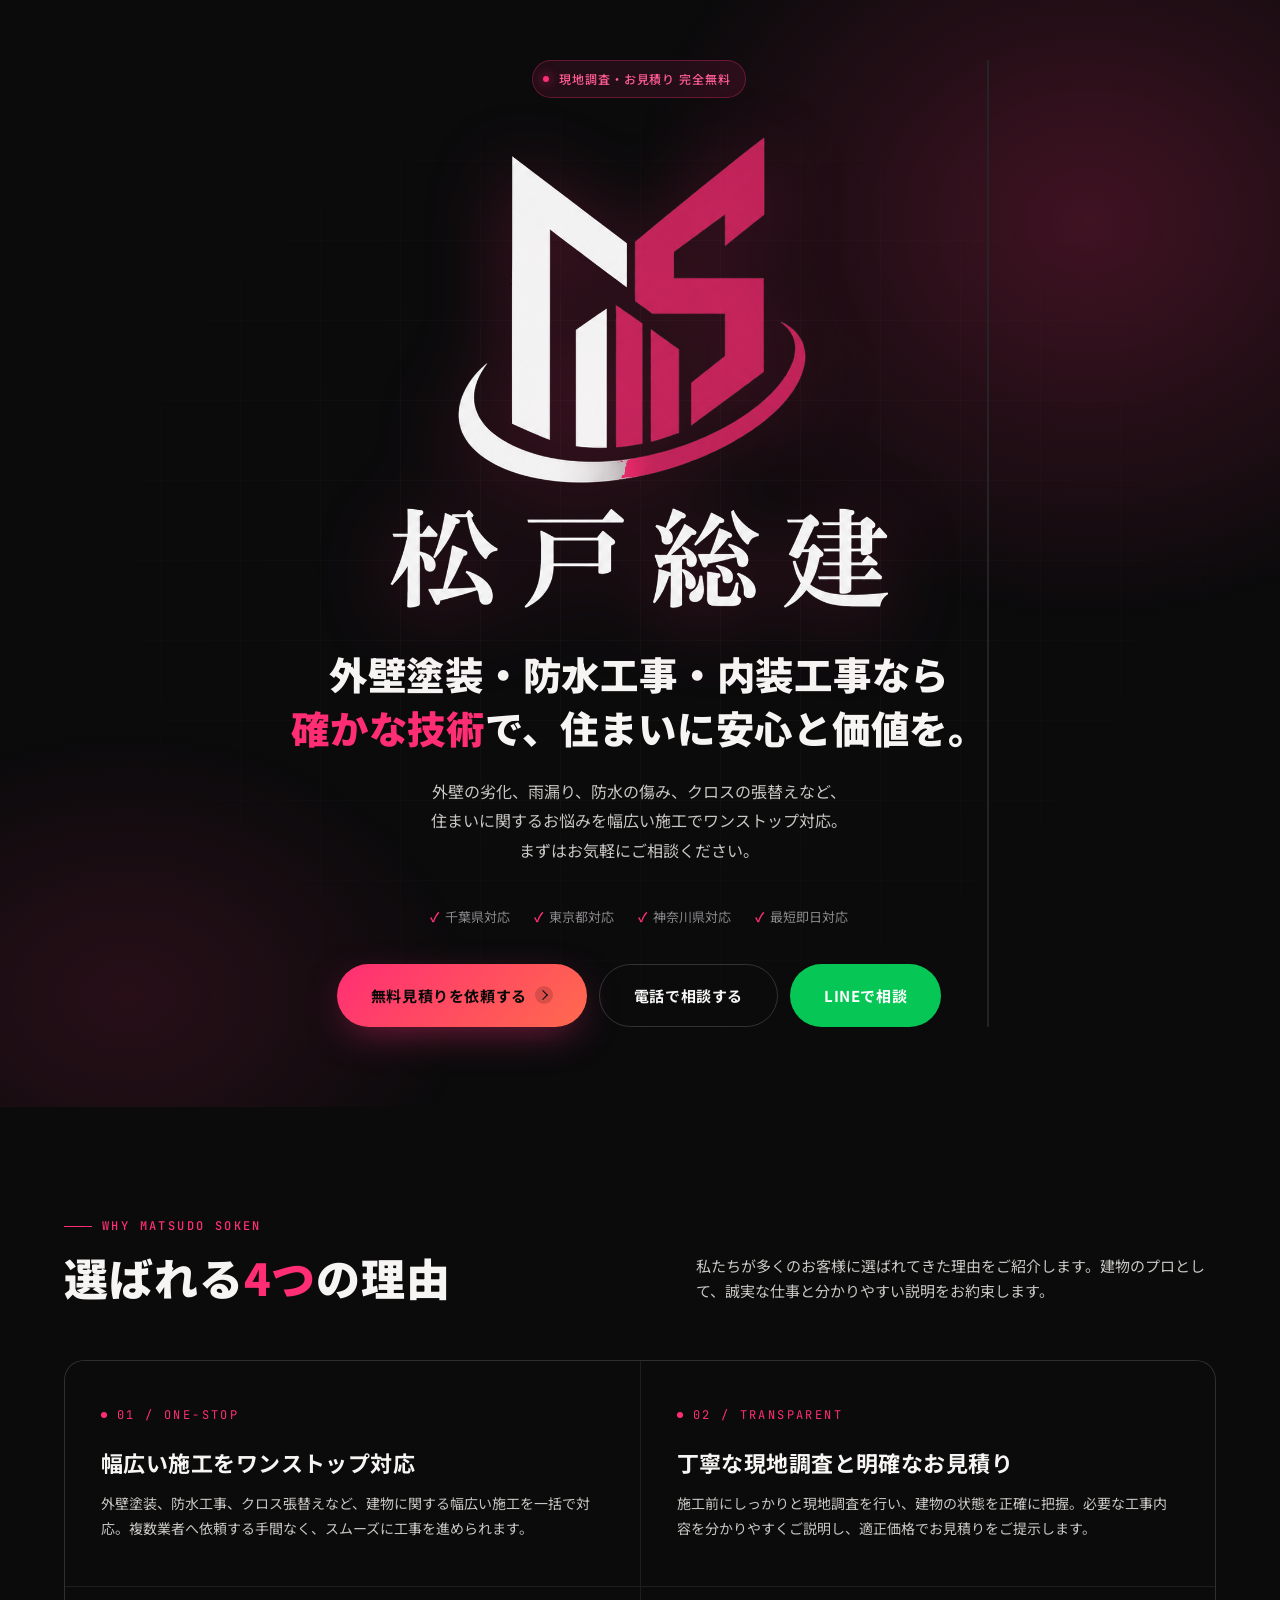
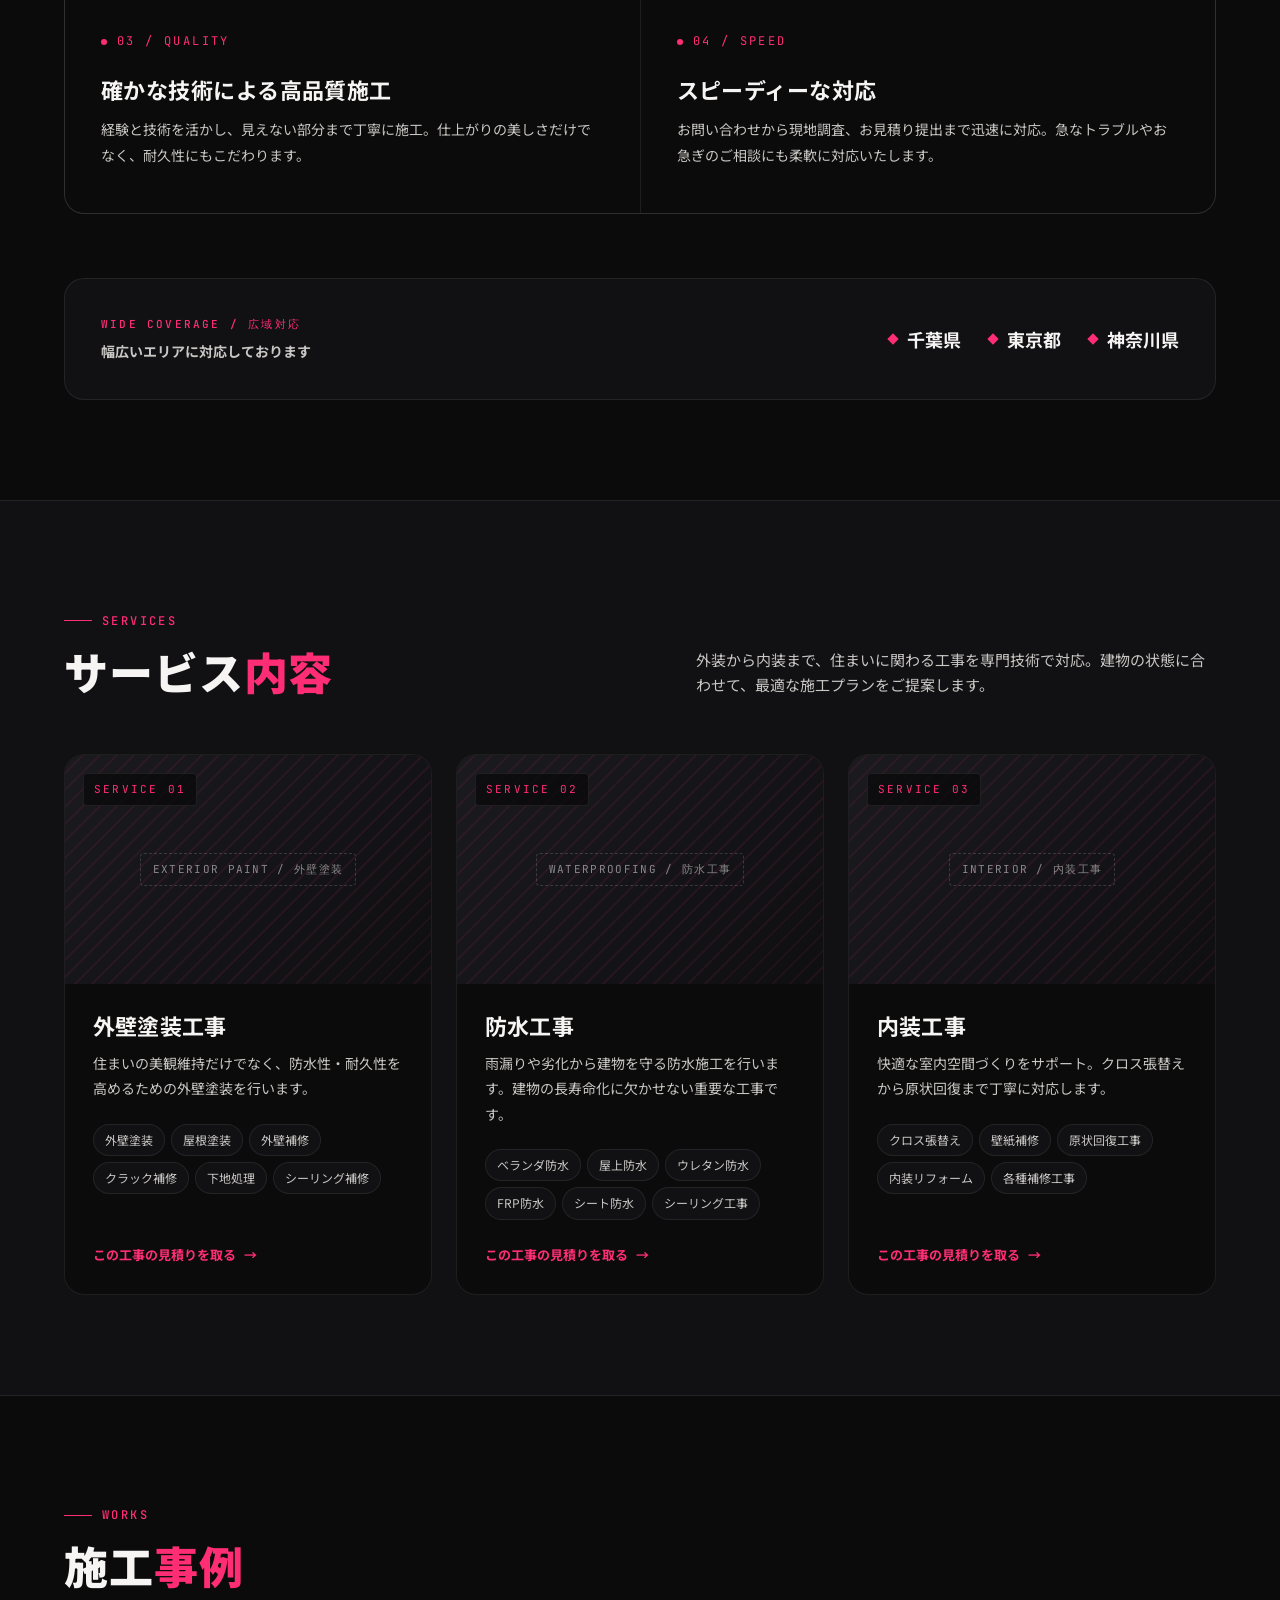
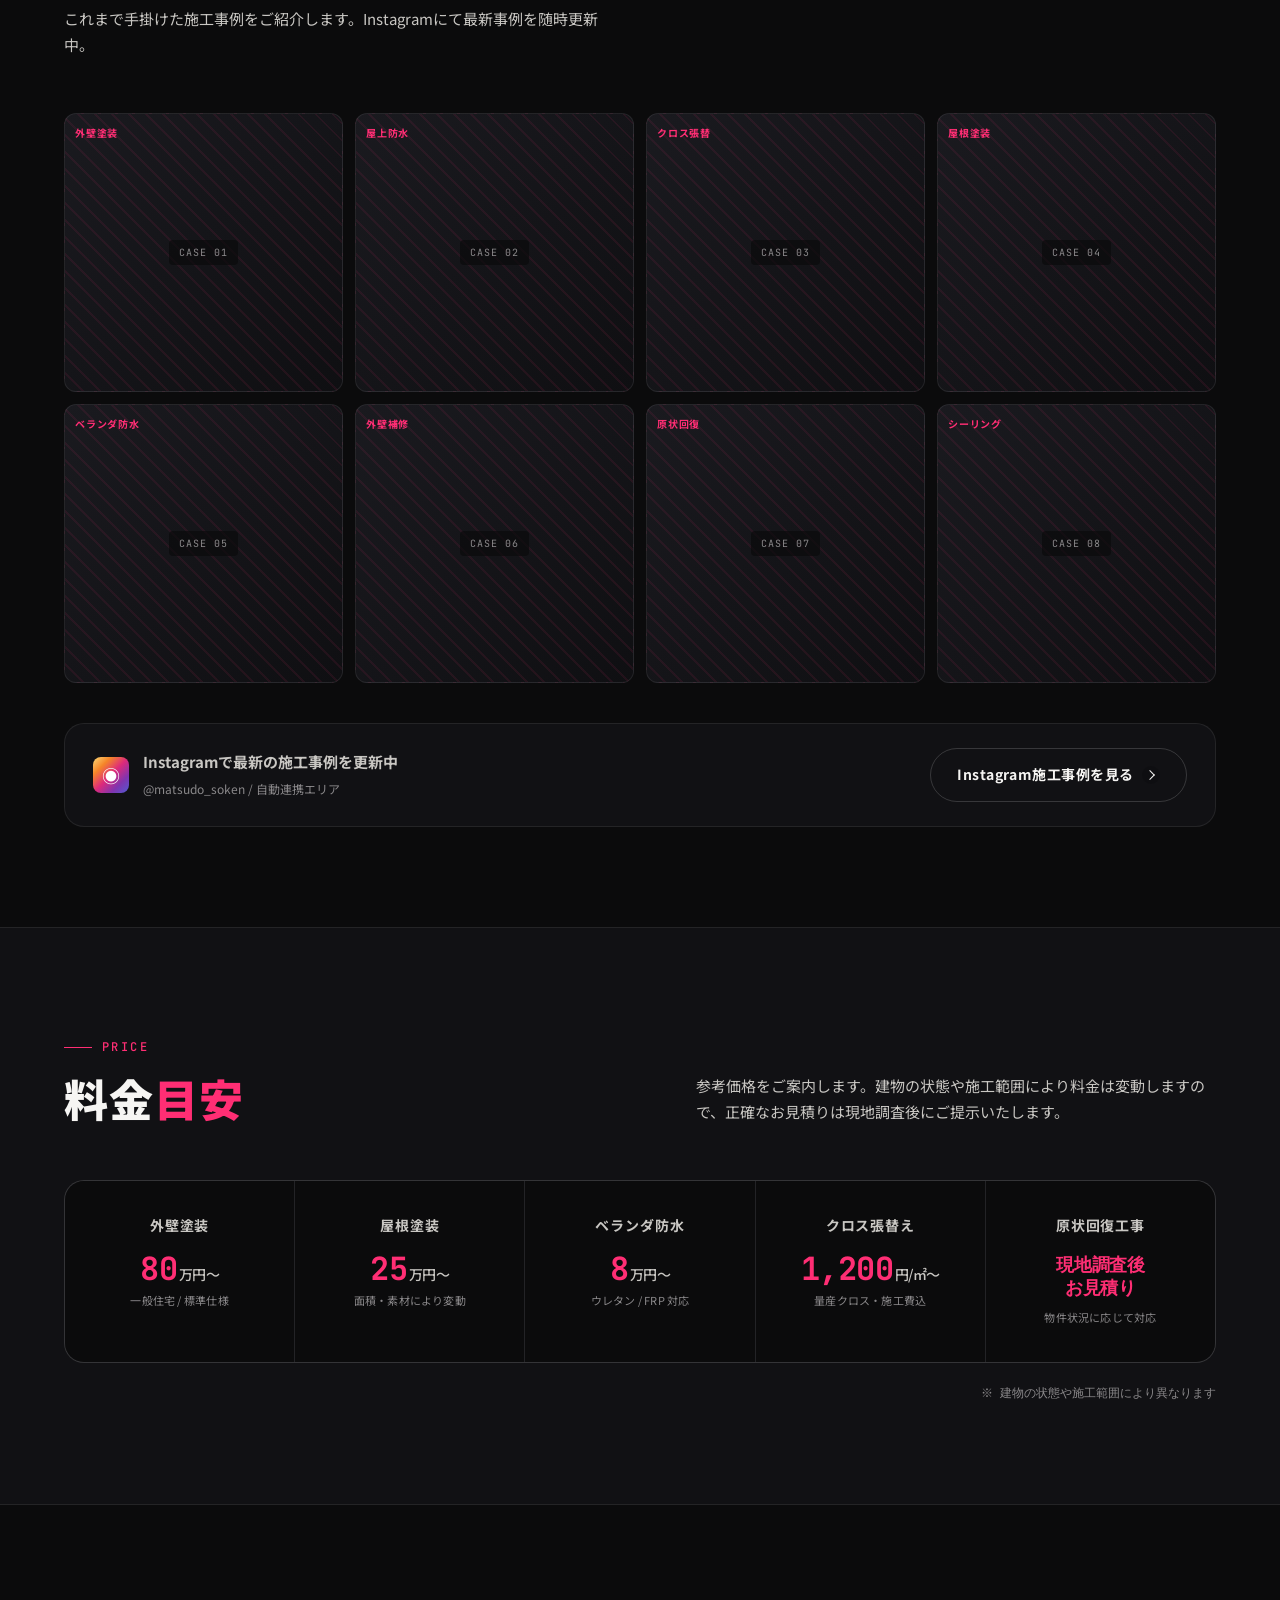
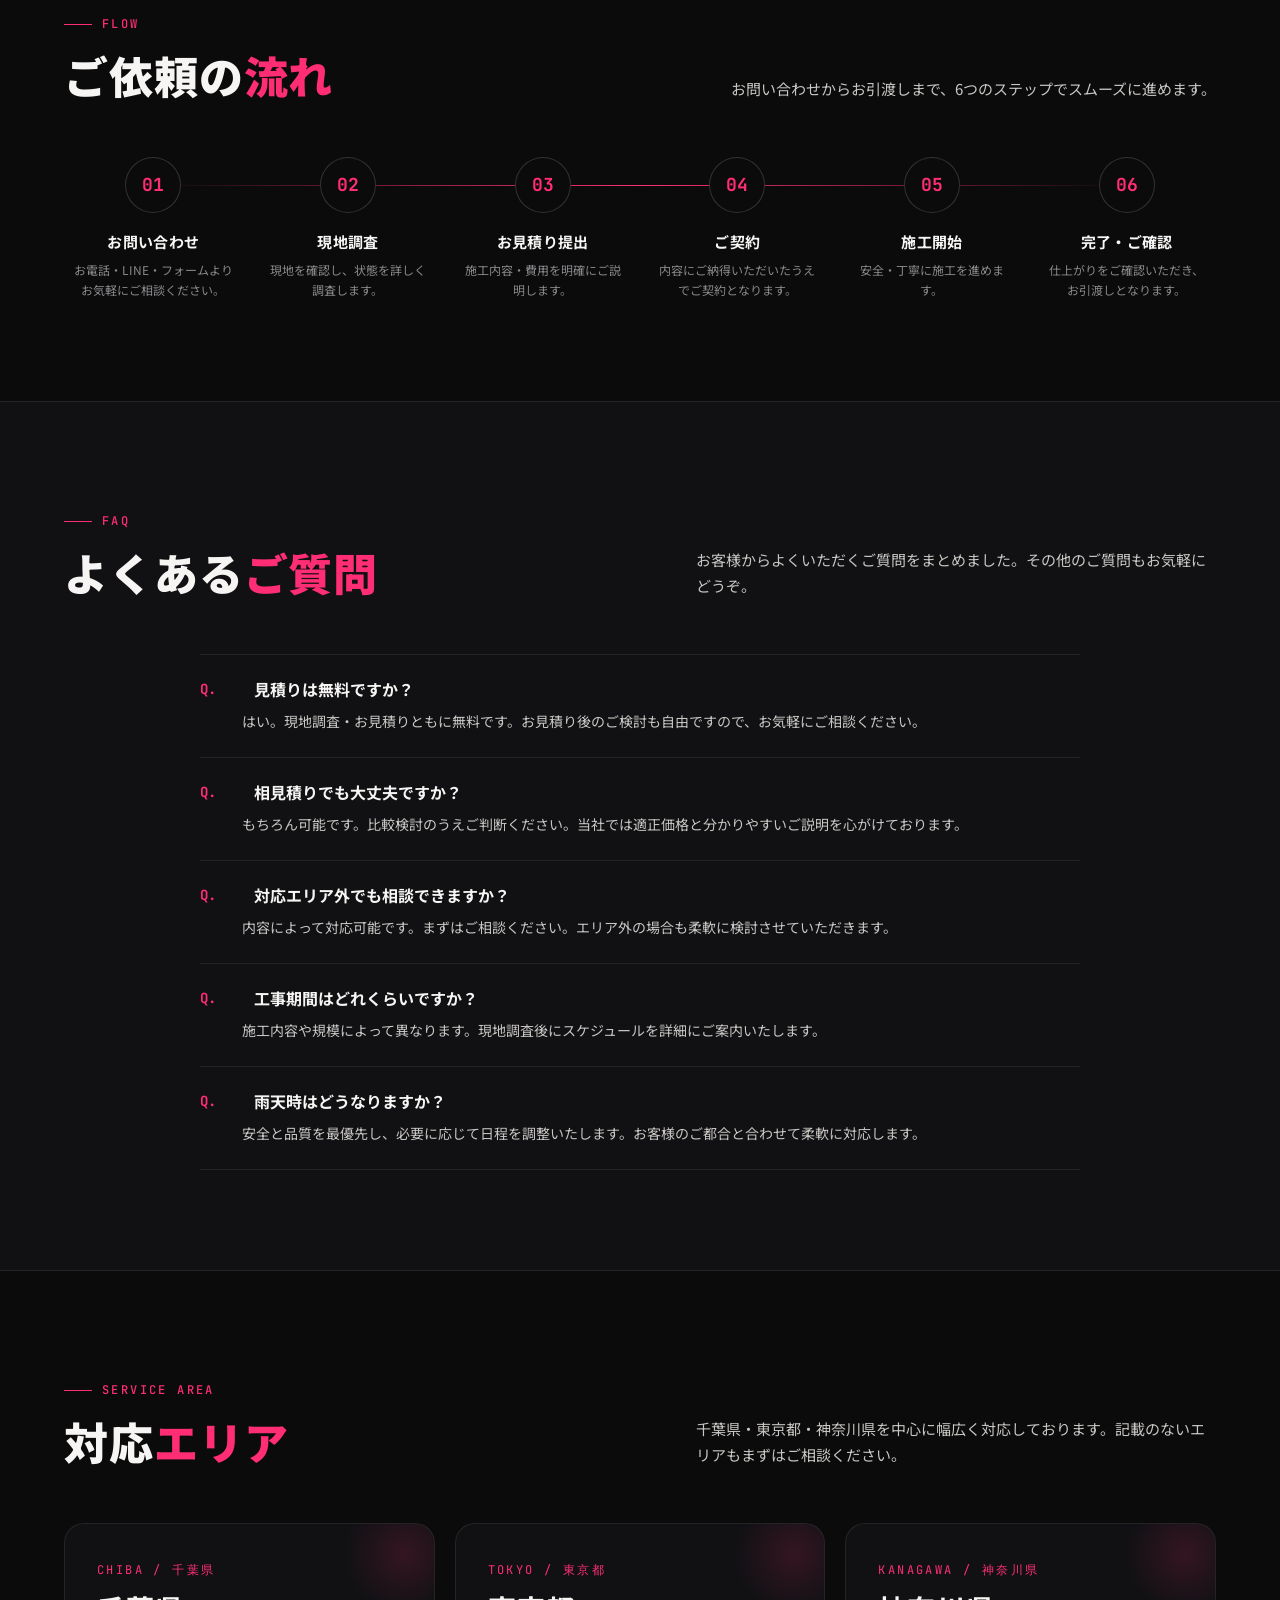
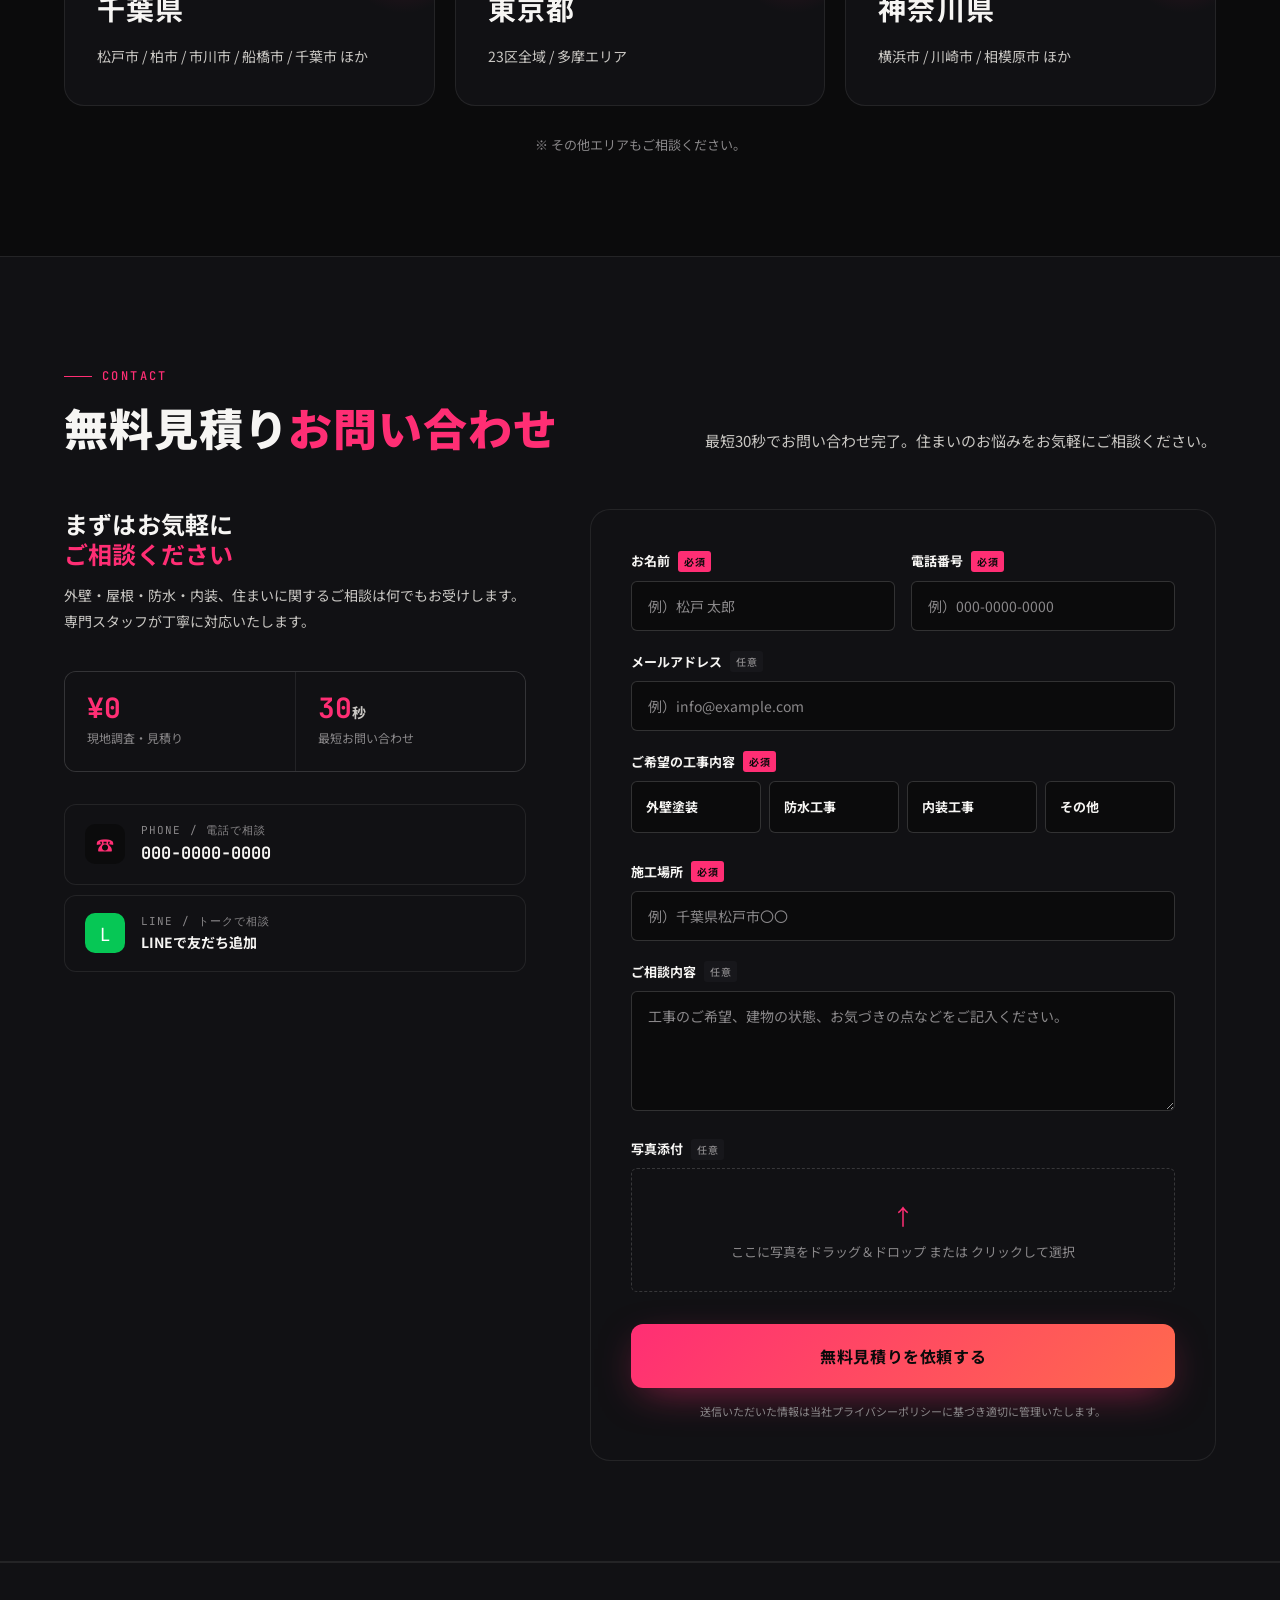
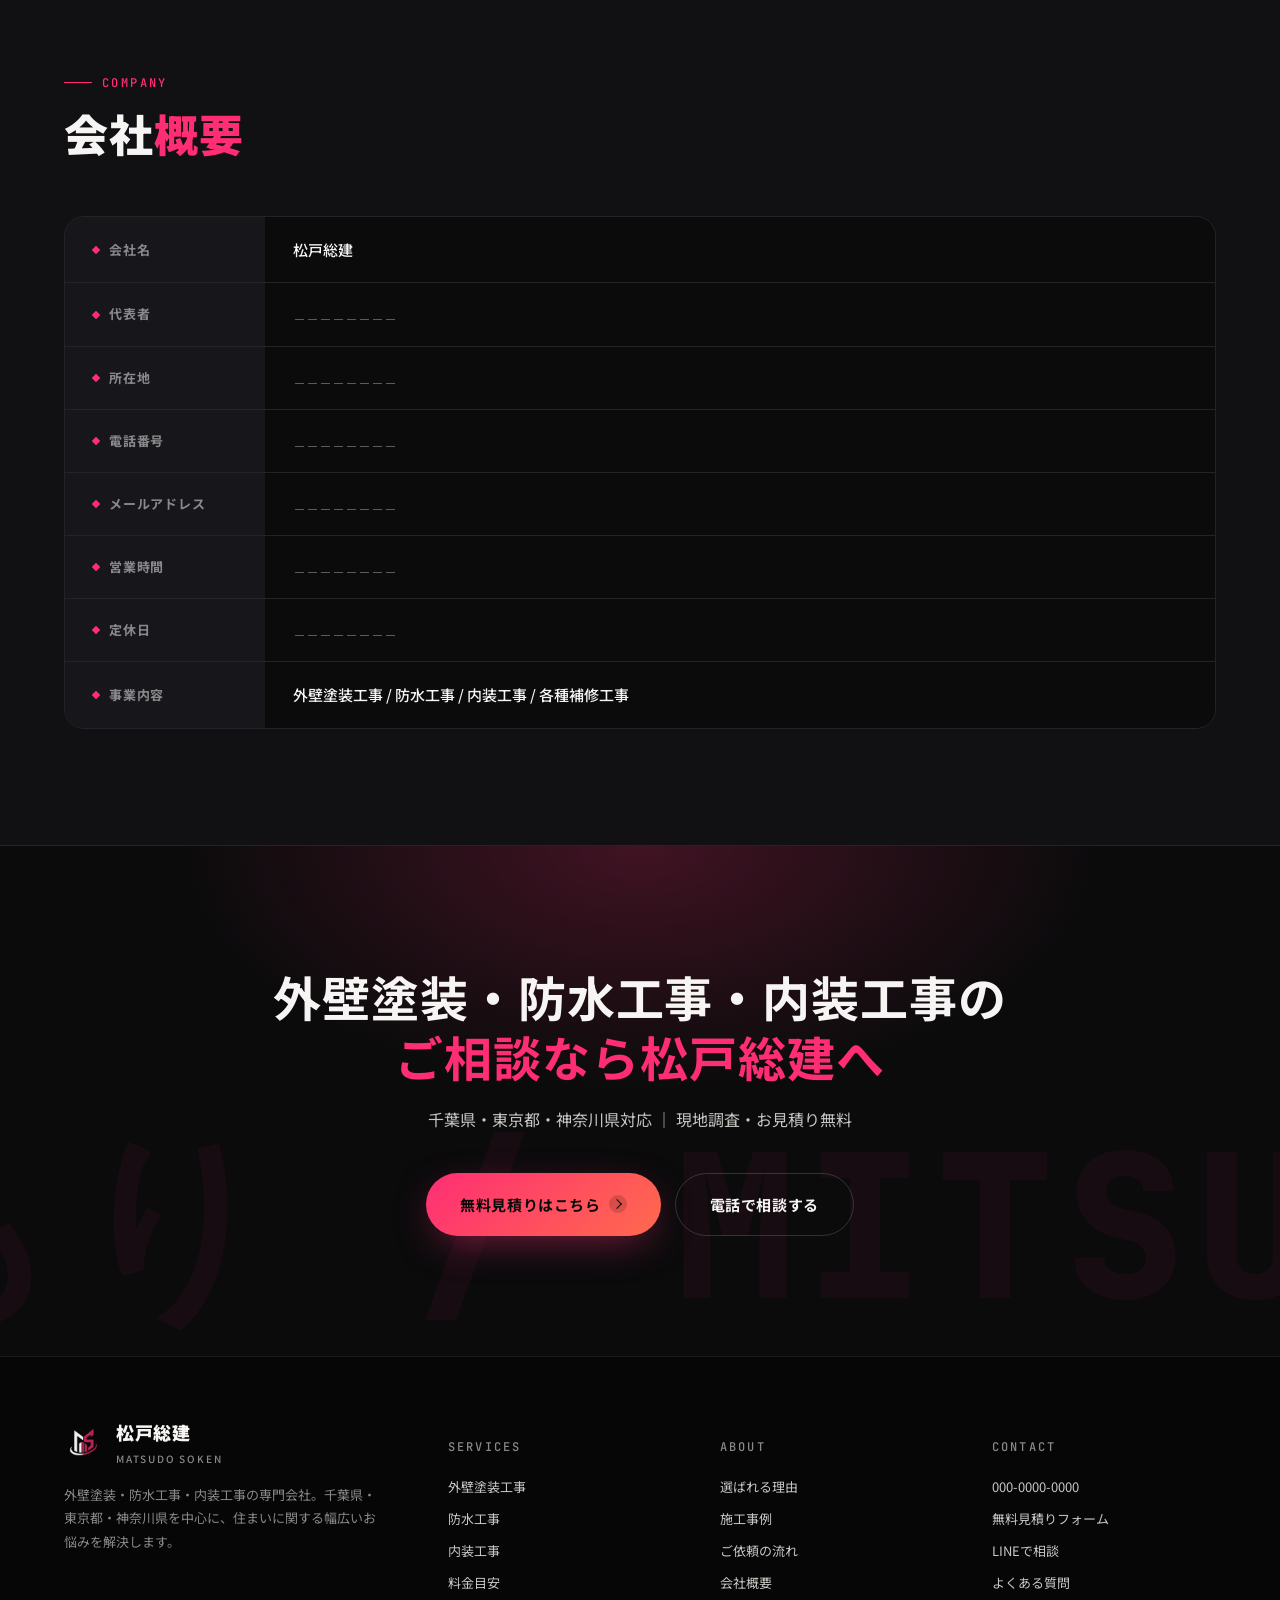
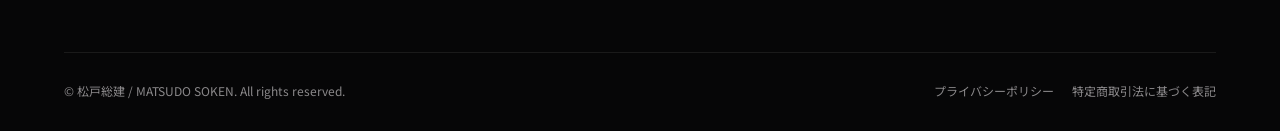
<file: index-print.html>
<!doctype html>
<html lang="ja">
<head>
<meta charset="utf-8" />
<meta name="viewport" content="width=device-width, initial-scale=1" />
<title>松戸総建 | 外壁塗装・防水工事・内装工事 | 千葉・東京・神奈川</title>
<meta name="description" content="松戸総建は外壁塗装・防水工事・内装工事の専門会社。千葉県・東京都・神奈川県対応。現地調査・お見積り無料。住まいの劣化、雨漏り、クロス張替えなど幅広く対応します。" />
<link rel="preconnect" href="https://fonts.googleapis.com" />
<link rel="preconnect" href="https://fonts.gstatic.com" crossorigin />
<link href="https://fonts.googleapis.com/css2?family=Noto+Sans+JP:wght@400;500;700;900&family=JetBrains+Mono:wght@400;500;700&display=swap" rel="stylesheet" />
<link rel="stylesheet" href="styles.css" />
<style>
  /* ============================================================
     Print-friendly overrides (also applied on screen for preview)
     ============================================================ */
  html, body {
    -webkit-print-color-adjust: exact !important;
    print-color-adjust: exact !important;
    color-adjust: exact !important;
  }
  *, *::before, *::after {
    -webkit-print-color-adjust: exact !important;
    print-color-adjust: exact !important;
    animation: none !important;
    transition: none !important;
  }
  /* Reveal-on-scroll items must be visible in print */
  .reveal { opacity: 1 !important; transform: none !important; }
  /* Sticky / interactive chrome — hide in print version */
  .site-header,
  .mobile-cta,
  .hero-scroll,
  .hamburger { display: none !important; }
  body { padding-bottom: 0 !important; }
  /* Hero — remove min-height since header is hidden */
  .hero { padding: 60px 0 80px !important; min-height: auto !important; }
  /* FAQ — all answers open */
  .faq-item { /* keep border styling */ }
  .faq-item .faq-a { max-height: none !important; overflow: visible !important; }
  .faq-item .faq-icon { display: none !important; }
  .faq-q { cursor: default !important; padding: 22px 0 8px !important; }
  .faq-a-inner { padding-bottom: 22px !important; }

  @page {
    size: A4;
    margin: 0;
  }

  @media print {
    body { background: var(--bg) !important; }
    section { padding: 60px 0 !important; break-inside: avoid-page; }
    /* Force page breaks before major sections to keep visual rhythm */
    #reasons,
    .services,
    #works,
    .pricing,
    #flow,
    .faq,
    #areas,
    .contact,
    .company,
    .cta-section { break-before: page; }
    /* Avoid splitting cards / form blocks */
    .reason,
    .service,
    .price-item,
    .step,
    .area,
    .faq-item,
    .company-row,
    .form,
    .works-cta,
    .areas-strip,
    .hero-visual { break-inside: avoid; }
    .section-head { break-after: avoid; }
    /* Ensure dark bg + pink colors don't get stripped */
    .hero::before, .hero::after,
    .cta-section::before {
      -webkit-print-color-adjust: exact !important;
      print-color-adjust: exact !important;
    }
    /* Keep button text legible (no transforms / shadows that blur) */
    .btn-pink { box-shadow: none !important; }
  }
</style>
</head>
<body>

<!-- =============================================
     HEADER
     ============================================= -->
<header class="site-header">
  <div class="container header-inner">
    <a href="#top" class="brand" aria-label="松戸総建">
      <span class="brand-mark"><img src="assets/logo-mark.png" alt="" /></span>
      <span>
        松戸総建
        <small class="brand-sub">MATSUDO SOKEN</small>
      </span>
    </a>
    <nav class="nav" aria-label="メインナビゲーション">
      <a href="#reasons">選ばれる理由</a>
      <a href="#services">サービス</a>
      <a href="#works">施工事例</a>
      <a href="#pricing">料金目安</a>
      <a href="#flow">ご依頼の流れ</a>
      <a href="#faq">よくある質問</a>
      <a href="#company">会社概要</a>
    </nav>
    <div class="header-cta">
      <span class="header-tel">
        <span>TEL</span><strong>000-0000-0000</strong>
      </span>
      <a href="#contact" class="btn btn-pink btn-sm">無料見積り</a>
      <button class="hamburger" aria-label="メニュー" aria-expanded="false">
        <span></span><span></span><span></span>
      </button>
    </div>
  </div>
</header>

<!-- =============================================
     HERO
     ============================================= -->
<section class="hero" id="top">
  <div class="container hero-inner">
    <div class="hero-text">
      <div class="hero-tag">
        <span class="dot"></span>
        現地調査・お見積り 完全無料
      </div>
      <img class="hero-brand-logo" src="assets/logo-full.png" alt="松戸総建" />
      <p class="hero-headline">
        外壁塗装・防水工事・内装工事なら<br />
        <span class="pink">確かな技術</span>で、住まいに安心と価値を。
      </p>
      <p class="hero-sub">
        外壁の劣化、雨漏り、防水の傷み、クロスの張替えなど、<br />
        住まいに関するお悩みを幅広い施工でワンストップ対応。<br />
        まずはお気軽にご相談ください。
      </p>
      <div class="hero-meta">
        <span>千葉県対応</span>
        <span>東京都対応</span>
        <span>神奈川県対応</span>
        <span>最短即日対応</span>
      </div>
      <div class="hero-ctas">
        <a href="#contact" class="btn btn-pink btn-lg">無料見積りを依頼する <span class="arrow"></span></a>
        <a href="tel:0000000000" class="btn btn-ghost btn-lg">電話で相談する</a>
        <a href="#contact" class="btn btn-line btn-lg">LINEで相談</a>
      </div>
    </div>
    <div class="hero-visual">
      <div class="ph"><span class="ph-label">SITE PHOTO / 施工現場</span></div>
      <div class="hero-stat">
        <div class="hero-stat-item"><span class="num">100%</span><span class="lbl">見積り無料</span></div>
        <div class="hero-stat-item"><span class="num">3<small style="font-size:13px;color:var(--text-soft);">県</small></span><span class="lbl">対応エリア</span></div>
        <div class="hero-stat-item"><span class="num">24h</span><span class="lbl">受付対応</span></div>
      </div>
    </div>
  </div>
  <div class="hero-scroll">SCROLL</div>
</section>

<!-- =============================================
     REASONS
     ============================================= -->
<section id="reasons">
  <div class="container">
    <div class="section-head reveal">
      <div>
        <div class="section-eyebrow">Why Matsudo Soken</div>
        <h2 class="section-title">選ばれる<em>4つ</em>の理由</h2>
      </div>
      <p class="section-lead">私たちが多くのお客様に選ばれてきた理由をご紹介します。建物のプロとして、誠実な仕事と分かりやすい説明をお約束します。</p>
    </div>

    <div class="reasons-grid reveal">
      <div class="reason">
        <div class="reason-num">01 / ONE-STOP</div>
        <h3>幅広い施工をワンストップ対応</h3>
        <p>外壁塗装、防水工事、クロス張替えなど、建物に関する幅広い施工を一括で対応。複数業者へ依頼する手間なく、スムーズに工事を進められます。</p>
      </div>
      <div class="reason">
        <div class="reason-num">02 / TRANSPARENT</div>
        <h3>丁寧な現地調査と明確なお見積り</h3>
        <p>施工前にしっかりと現地調査を行い、建物の状態を正確に把握。必要な工事内容を分かりやすくご説明し、適正価格でお見積りをご提示します。</p>
      </div>
      <div class="reason">
        <div class="reason-num">03 / QUALITY</div>
        <h3>確かな技術による高品質施工</h3>
        <p>経験と技術を活かし、見えない部分まで丁寧に施工。仕上がりの美しさだけでなく、耐久性にもこだわります。</p>
      </div>
      <div class="reason">
        <div class="reason-num">04 / SPEED</div>
        <h3>スピーディーな対応</h3>
        <p>お問い合わせから現地調査、お見積り提出まで迅速に対応。急なトラブルやお急ぎのご相談にも柔軟に対応いたします。</p>
      </div>
    </div>

    <div class="areas-strip reveal">
      <div class="areas-strip-label">
        <small>WIDE COVERAGE / 広域対応</small>
        幅広いエリアに対応しております
      </div>
      <ul class="areas-strip-list">
        <li>千葉県</li>
        <li>東京都</li>
        <li>神奈川県</li>
      </ul>
    </div>
  </div>
</section>

<!-- =============================================
     SERVICES
     ============================================= -->
<section class="services" id="services">
  <div class="container">
    <div class="section-head reveal">
      <div>
        <div class="section-eyebrow">Services</div>
        <h2 class="section-title">サービス<em>内容</em></h2>
      </div>
      <p class="section-lead">外装から内装まで、住まいに関わる工事を専門技術で対応。建物の状態に合わせて、最適な施工プランをご提案します。</p>
    </div>

    <div class="services-grid reveal">
      <article class="service">
        <div class="service-img">
          <span class="service-num">SERVICE 01</span>
          <span class="ph-label">EXTERIOR PAINT / 外壁塗装</span>
        </div>
        <div class="service-body">
          <h3>外壁塗装工事</h3>
          <p class="service-desc">住まいの美観維持だけでなく、防水性・耐久性を高めるための外壁塗装を行います。</p>
          <ul class="service-list">
            <li>外壁塗装</li>
            <li>屋根塗装</li>
            <li>外壁補修</li>
            <li>クラック補修</li>
            <li>下地処理</li>
            <li>シーリング補修</li>
          </ul>
          <a href="#contact" class="service-cta">この工事の見積りを取る</a>
        </div>
      </article>

      <article class="service">
        <div class="service-img">
          <span class="service-num">SERVICE 02</span>
          <span class="ph-label">WATERPROOFING / 防水工事</span>
        </div>
        <div class="service-body">
          <h3>防水工事</h3>
          <p class="service-desc">雨漏りや劣化から建物を守る防水施工を行います。建物の長寿命化に欠かせない重要な工事です。</p>
          <ul class="service-list">
            <li>ベランダ防水</li>
            <li>屋上防水</li>
            <li>ウレタン防水</li>
            <li>FRP防水</li>
            <li>シート防水</li>
            <li>シーリング工事</li>
          </ul>
          <a href="#contact" class="service-cta">この工事の見積りを取る</a>
        </div>
      </article>

      <article class="service">
        <div class="service-img">
          <span class="service-num">SERVICE 03</span>
          <span class="ph-label">INTERIOR / 内装工事</span>
        </div>
        <div class="service-body">
          <h3>内装工事</h3>
          <p class="service-desc">快適な室内空間づくりをサポート。クロス張替えから原状回復まで丁寧に対応します。</p>
          <ul class="service-list">
            <li>クロス張替え</li>
            <li>壁紙補修</li>
            <li>原状回復工事</li>
            <li>内装リフォーム</li>
            <li>各種補修工事</li>
          </ul>
          <a href="#contact" class="service-cta">この工事の見積りを取る</a>
        </div>
      </article>
    </div>
  </div>
</section>

<!-- =============================================
     WORKS
     ============================================= -->
<section id="works">
  <div class="container">
    <div class="section-head reveal">
      <div>
        <div class="section-eyebrow">Works</div>
        <h2 class="section-title">施工<em>事例</em></h2>
        <p style="margin-top:14px;color:var(--text-soft);max-width:560px;font-size:15px;">これまで手掛けた施工事例をご紹介します。Instagramにて最新事例を随時更新中。</p>
      </div>
    </div>

    <div class="works-grid reveal">
      <div class="work"><span class="work-tag">外壁塗装</span><span class="work-label">CASE 01</span></div>
      <div class="work"><span class="work-tag">屋上防水</span><span class="work-label">CASE 02</span></div>
      <div class="work"><span class="work-tag">クロス張替</span><span class="work-label">CASE 03</span></div>
      <div class="work"><span class="work-tag">屋根塗装</span><span class="work-label">CASE 04</span></div>
      <div class="work"><span class="work-tag">ベランダ防水</span><span class="work-label">CASE 05</span></div>
      <div class="work"><span class="work-tag">外壁補修</span><span class="work-label">CASE 06</span></div>
      <div class="work"><span class="work-tag">原状回復</span><span class="work-label">CASE 07</span></div>
      <div class="work"><span class="work-tag">シーリング</span><span class="work-label">CASE 08</span></div>
    </div>

    <div class="works-cta reveal">
      <div class="works-cta-text">
        <div class="ig-icon">◉</div>
        <div>
          <strong style="display:block;font-size:15px;margin-bottom:2px;">Instagramで最新の施工事例を更新中</strong>
          <span style="font-size:12px;color:var(--text-muted);">@matsudo_soken / 自動連携エリア</span>
        </div>
      </div>
      <a href="#" class="btn btn-ghost">Instagram施工事例を見る <span class="arrow"></span></a>
    </div>
  </div>
</section>

<!-- =============================================
     PRICING
     ============================================= -->
<section class="pricing" id="pricing">
  <div class="container">
    <div class="section-head reveal">
      <div>
        <div class="section-eyebrow">Price</div>
        <h2 class="section-title">料金<em>目安</em></h2>
      </div>
      <p class="section-lead">参考価格をご案内します。建物の状態や施工範囲により料金は変動しますので、正確なお見積りは現地調査後にご提示いたします。</p>
    </div>

    <div class="pricing-grid reveal">
      <div class="price-item">
        <h4>外壁塗装</h4>
        <div class="price-num">80<small>万円〜</small></div>
        <div class="price-note">一般住宅 / 標準仕様</div>
      </div>
      <div class="price-item">
        <h4>屋根塗装</h4>
        <div class="price-num">25<small>万円〜</small></div>
        <div class="price-note">面積・素材により変動</div>
      </div>
      <div class="price-item">
        <h4>ベランダ防水</h4>
        <div class="price-num">8<small>万円〜</small></div>
        <div class="price-note">ウレタン / FRP 対応</div>
      </div>
      <div class="price-item">
        <h4>クロス張替え</h4>
        <div class="price-num">1,200<small>円/㎡〜</small></div>
        <div class="price-note">量産クロス・施工費込</div>
      </div>
      <div class="price-item">
        <h4>原状回復工事</h4>
        <div class="price-num" style="font-size:18px;line-height:1.3;">現地調査後<br />お見積り</div>
        <div class="price-note" style="margin-top:8px;">物件状況に応じて対応</div>
      </div>
    </div>
    <p class="pricing-disclaimer">※ 建物の状態や施工範囲により異なります</p>
  </div>
</section>

<!-- =============================================
     FLOW
     ============================================= -->
<section id="flow">
  <div class="container">
    <div class="section-head reveal">
      <div>
        <div class="section-eyebrow">Flow</div>
        <h2 class="section-title">ご依頼の<em>流れ</em></h2>
      </div>
      <p class="section-lead">お問い合わせからお引渡しまで、6つのステップでスムーズに進めます。</p>
    </div>

    <div class="flow-grid reveal">
      <div class="step">
        <div class="step-num">01</div>
        <h4>お問い合わせ</h4>
        <p>お電話・LINE・フォームよりお気軽にご相談ください。</p>
      </div>
      <div class="step">
        <div class="step-num">02</div>
        <h4>現地調査</h4>
        <p>現地を確認し、状態を詳しく調査します。</p>
      </div>
      <div class="step">
        <div class="step-num">03</div>
        <h4>お見積り提出</h4>
        <p>施工内容・費用を明確にご説明します。</p>
      </div>
      <div class="step">
        <div class="step-num">04</div>
        <h4>ご契約</h4>
        <p>内容にご納得いただいたうえでご契約となります。</p>
      </div>
      <div class="step">
        <div class="step-num">05</div>
        <h4>施工開始</h4>
        <p>安全・丁寧に施工を進めます。</p>
      </div>
      <div class="step">
        <div class="step-num">06</div>
        <h4>完了・ご確認</h4>
        <p>仕上がりをご確認いただき、お引渡しとなります。</p>
      </div>
    </div>
  </div>
</section>

<!-- =============================================
     FAQ
     ============================================= -->
<section class="faq" id="faq">
  <div class="container">
    <div class="section-head reveal">
      <div>
        <div class="section-eyebrow">FAQ</div>
        <h2 class="section-title">よくある<em>ご質問</em></h2>
      </div>
      <p class="section-lead">お客様からよくいただくご質問をまとめました。その他のご質問もお気軽にどうぞ。</p>
    </div>

    <div class="faq-list reveal">
      <div class="faq-item">
        <button class="faq-q">
          <span class="faq-q-mark">Q.</span>
          <span class="faq-q-text">見積りは無料ですか？</span>
          <span class="faq-icon"></span>
        </button>
        <div class="faq-a"><div class="faq-a-inner">はい。現地調査・お見積りともに無料です。お見積り後のご検討も自由ですので、お気軽にご相談ください。</div></div>
      </div>
      <div class="faq-item">
        <button class="faq-q">
          <span class="faq-q-mark">Q.</span>
          <span class="faq-q-text">相見積りでも大丈夫ですか？</span>
          <span class="faq-icon"></span>
        </button>
        <div class="faq-a"><div class="faq-a-inner">もちろん可能です。比較検討のうえご判断ください。当社では適正価格と分かりやすいご説明を心がけております。</div></div>
      </div>
      <div class="faq-item">
        <button class="faq-q">
          <span class="faq-q-mark">Q.</span>
          <span class="faq-q-text">対応エリア外でも相談できますか？</span>
          <span class="faq-icon"></span>
        </button>
        <div class="faq-a"><div class="faq-a-inner">内容によって対応可能です。まずはご相談ください。エリア外の場合も柔軟に検討させていただきます。</div></div>
      </div>
      <div class="faq-item">
        <button class="faq-q">
          <span class="faq-q-mark">Q.</span>
          <span class="faq-q-text">工事期間はどれくらいですか？</span>
          <span class="faq-icon"></span>
        </button>
        <div class="faq-a"><div class="faq-a-inner">施工内容や規模によって異なります。現地調査後にスケジュールを詳細にご案内いたします。</div></div>
      </div>
      <div class="faq-item">
        <button class="faq-q">
          <span class="faq-q-mark">Q.</span>
          <span class="faq-q-text">雨天時はどうなりますか？</span>
          <span class="faq-icon"></span>
        </button>
        <div class="faq-a"><div class="faq-a-inner">安全と品質を最優先し、必要に応じて日程を調整いたします。お客様のご都合と合わせて柔軟に対応します。</div></div>
      </div>
    </div>
  </div>
</section>

<!-- =============================================
     AREAS
     ============================================= -->
<section id="areas">
  <div class="container">
    <div class="section-head reveal">
      <div>
        <div class="section-eyebrow">Service Area</div>
        <h2 class="section-title">対応<em>エリア</em></h2>
      </div>
      <p class="section-lead">千葉県・東京都・神奈川県を中心に幅広く対応しております。記載のないエリアもまずはご相談ください。</p>
    </div>

    <div class="areas-grid reveal">
      <div class="area">
        <div class="area-pref">CHIBA / 千葉県</div>
        <h3>千葉県</h3>
        <p class="area-cities">松戸市 / 柏市 / 市川市 / 船橋市 / 千葉市 ほか</p>
      </div>
      <div class="area">
        <div class="area-pref">TOKYO / 東京都</div>
        <h3>東京都</h3>
        <p class="area-cities">23区全域 / 多摩エリア</p>
      </div>
      <div class="area">
        <div class="area-pref">KANAGAWA / 神奈川県</div>
        <h3>神奈川県</h3>
        <p class="area-cities">横浜市 / 川崎市 / 相模原市 ほか</p>
      </div>
    </div>
    <p class="areas-note">※ その他エリアもご相談ください。</p>
  </div>
</section>

<!-- =============================================
     CONTACT
     ============================================= -->
<section class="contact" id="contact" style="background:var(--bg-2);border-top:1px solid var(--border);border-bottom:1px solid var(--border);">
  <div class="container">
    <div class="section-head reveal">
      <div>
        <div class="section-eyebrow">Contact</div>
        <h2 class="section-title">無料見積り<em>お問い合わせ</em></h2>
      </div>
      <p class="section-lead">最短30秒でお問い合わせ完了。住まいのお悩みをお気軽にご相談ください。</p>
    </div>

    <div class="contact-grid">
      <div class="contact-info reveal">
        <h3 style="font-size:24px;margin-bottom:14px;">まずはお気軽に<br /><span style="color:var(--pink);">ご相談ください</span></h3>
        <p style="font-size:14px;color:var(--text-soft);line-height:1.85;">外壁・屋根・防水・内装、住まいに関するご相談は何でもお受けします。専門スタッフが丁寧に対応いたします。</p>

        <div class="contact-stats">
          <div class="contact-stat">
            <div class="num">¥0</div>
            <div class="lbl">現地調査・見積り</div>
          </div>
          <div class="contact-stat">
            <div class="num">30<span style="font-size:14px;color:var(--text-soft);font-family:var(--font-jp);">秒</span></div>
            <div class="lbl">最短お問い合わせ</div>
          </div>
        </div>

        <div class="contact-channels">
          <a href="tel:0000000000" class="channel">
            <div class="channel-icon">☎</div>
            <div class="channel-meta">
              <div class="lbl">PHONE / 電話で相談</div>
              <div class="val">000-0000-0000</div>
            </div>
          </a>
          <a href="#" class="channel">
            <div class="channel-icon" style="background:#06c755;color:#fff;">L</div>
            <div class="channel-meta">
              <div class="lbl">LINE / トークで相談</div>
              <div class="val" style="font-size:14px;font-family:var(--font-jp);">LINEで友だち追加</div>
            </div>
          </a>
        </div>
      </div>

      <form class="form reveal" autocomplete="on" novalidate>
        <div class="form-success">お問い合わせありがとうございます。担当者より追ってご連絡いたします。</div>

        <div class="form-row">
          <div class="field">
            <label>お名前 <span class="req">必須</span></label>
            <input type="text" name="name" placeholder="例）松戸 太郎" required />
          </div>
          <div class="field">
            <label>電話番号 <span class="req">必須</span></label>
            <input type="tel" name="tel" placeholder="例）000-0000-0000" required />
          </div>
        </div>

        <div class="field">
          <label>メールアドレス <span class="opt">任意</span></label>
          <input type="email" name="email" placeholder="例）info@example.com" />
        </div>

        <div class="field">
          <label>ご希望の工事内容 <span class="req">必須</span></label>
          <div class="checkboxes">
            <label class="check-tile"><input type="checkbox" name="service" value="外壁塗装" />外壁塗装</label>
            <label class="check-tile"><input type="checkbox" name="service" value="防水工事" />防水工事</label>
            <label class="check-tile"><input type="checkbox" name="service" value="内装工事" />内装工事</label>
            <label class="check-tile"><input type="checkbox" name="service" value="その他" />その他</label>
          </div>
        </div>

        <div class="field">
          <label>施工場所 <span class="req">必須</span></label>
          <input type="text" name="location" placeholder="例）千葉県松戸市〇〇" required />
        </div>

        <div class="field">
          <label>ご相談内容 <span class="opt">任意</span></label>
          <textarea name="message" placeholder="工事のご希望、建物の状態、お気づきの点などをご記入ください。"></textarea>
        </div>

        <div class="field">
          <label>写真添付 <span class="opt">任意</span></label>
          <div class="file-drop">
            <div class="ic">↑</div>
            ここに写真をドラッグ＆ドロップ または クリックして選択
          </div>
          <input id="file-input" type="file" name="photo" accept="image/*" multiple hidden />
        </div>

        <button type="submit" class="btn btn-pink form-submit">無料見積りを依頼する</button>
        <p class="form-privacy">送信いただいた情報は当社プライバシーポリシーに基づき適切に管理いたします。</p>
      </form>
    </div>
  </div>
</section>

<!-- =============================================
     COMPANY
     ============================================= -->
<section class="company" id="company">
  <div class="container">
    <div class="section-head reveal">
      <div>
        <div class="section-eyebrow">Company</div>
        <h2 class="section-title">会社<em>概要</em></h2>
      </div>
    </div>

    <dl class="company-table reveal">
      <div class="company-row"><dt>会社名</dt><dd>松戸総建</dd></div>
      <div class="company-row"><dt>代表者</dt><dd class="placeholder">＿＿＿＿＿＿＿＿</dd></div>
      <div class="company-row"><dt>所在地</dt><dd class="placeholder">＿＿＿＿＿＿＿＿</dd></div>
      <div class="company-row"><dt>電話番号</dt><dd class="placeholder">＿＿＿＿＿＿＿＿</dd></div>
      <div class="company-row"><dt>メールアドレス</dt><dd class="placeholder">＿＿＿＿＿＿＿＿</dd></div>
      <div class="company-row"><dt>営業時間</dt><dd class="placeholder">＿＿＿＿＿＿＿＿</dd></div>
      <div class="company-row"><dt>定休日</dt><dd class="placeholder">＿＿＿＿＿＿＿＿</dd></div>
      <div class="company-row"><dt>事業内容</dt><dd>外壁塗装工事 / 防水工事 / 内装工事 / 各種補修工事</dd></div>
    </dl>
  </div>
</section>

<!-- =============================================
     FOOTER CTA
     ============================================= -->
<section class="cta-section">
  <div class="container">
    <h2 class="reveal">外壁塗装・防水工事・内装工事の<br /><span class="pink">ご相談なら松戸総建へ</span></h2>
    <p class="reveal">千葉県・東京都・神奈川県対応 ｜ 現地調査・お見積り無料</p>
    <div class="cta-row reveal">
      <a href="#contact" class="btn btn-pink btn-lg">無料見積りはこちら <span class="arrow"></span></a>
      <a href="tel:0000000000" class="btn btn-ghost btn-lg">電話で相談する</a>
    </div>
  </div>
</section>

<!-- =============================================
     FOOTER
     ============================================= -->
<footer class="footer">
  <div class="container">
    <div class="footer-top">
      <div>
        <div class="brand" style="font-size:18px;">
          <span class="brand-mark"><img src="assets/logo-mark.png" alt="" /></span>
          <span>松戸総建<small class="brand-sub">MATSUDO SOKEN</small></span>
        </div>
        <p class="footer-brand-desc">外壁塗装・防水工事・内装工事の専門会社。千葉県・東京都・神奈川県を中心に、住まいに関する幅広いお悩みを解決します。</p>
      </div>
      <div>
        <h5>Services</h5>
        <ul class="footer-list">
          <li><a href="#services">外壁塗装工事</a></li>
          <li><a href="#services">防水工事</a></li>
          <li><a href="#services">内装工事</a></li>
          <li><a href="#pricing">料金目安</a></li>
        </ul>
      </div>
      <div>
        <h5>About</h5>
        <ul class="footer-list">
          <li><a href="#reasons">選ばれる理由</a></li>
          <li><a href="#works">施工事例</a></li>
          <li><a href="#flow">ご依頼の流れ</a></li>
          <li><a href="#company">会社概要</a></li>
        </ul>
      </div>
      <div>
        <h5>Contact</h5>
        <ul class="footer-list">
          <li><a href="tel:0000000000">000-0000-0000</a></li>
          <li><a href="#contact">無料見積りフォーム</a></li>
          <li><a href="#contact">LINEで相談</a></li>
          <li><a href="#faq">よくある質問</a></li>
        </ul>
      </div>
    </div>
    <div class="footer-bottom">
      <div>© 松戸総建 / MATSUDO SOKEN. All rights reserved.</div>
      <div style="display:flex;gap:18px;"><a href="#">プライバシーポリシー</a><a href="#">特定商取引法に基づく表記</a></div>
    </div>
  </div>
</footer>

<!-- =============================================
     STICKY MOBILE CTA
     ============================================= -->
<div class="mobile-cta">
  <a href="tel:0000000000" class="btn btn-ghost">電話</a>
  <a href="#contact" class="btn btn-line">LINE</a>
  <a href="#contact" class="btn btn-pink">無料見積り</a>
</div>

<!-- script.js intentionally omitted in print build -->
<script>
  // Auto-trigger the browser print dialog once fonts & layout are ready
  (function () {
    function ready() {
      var fontsP = (document.fonts && document.fonts.ready) ? document.fonts.ready : Promise.resolve();
      Promise.resolve(fontsP).then(function () {
        setTimeout(function () { window.print(); }, 600);
      });
    }
    if (document.readyState === 'complete') ready();
    else window.addEventListener('load', ready);
  })();
</script>
</body>
</html>
</file>
<file: styles.css>
/* ============================================================
   松戸総建 — Design Tokens
   Palette: deep black + hot pink accent
   ============================================================ */
:root {
  --bg: #0b0b0c;
  --bg-2: #111114;
  --bg-3: #17171b;
  --surface: #1c1c21;
  --border: rgba(255, 255, 255, 0.08);
  --border-strong: rgba(255, 255, 255, 0.16);
  --text: #f6f5f3;
  --text-soft: #c9c7c3;
  --text-muted: #8a888a;
  --pink: #ff2e74;
  --pink-2: #ff5c92;
  --pink-soft: #ffd2e1;
  --pink-deep: #c41e5b;
  --pink-glow: rgba(255, 46, 116, 0.35);
  --radius-sm: 6px;
  --radius: 12px;
  --radius-lg: 20px;
  --maxw: 1200px;
  --shadow-pink: 0 12px 40px -12px rgba(255, 46, 116, 0.55);
  --grad-pink: linear-gradient(135deg, #ff2e74 0%, #ff6a4d 100%);

  --font-jp: "Noto Sans JP", "Hiragino Kaku Gothic ProN", "Yu Gothic", sans-serif;
  --font-mono: "JetBrains Mono", "SFMono-Regular", Menlo, monospace;
}

/* ============================================================
   Base
   ============================================================ */
* { box-sizing: border-box; }
html { scroll-behavior: smooth; }
body {
  margin: 0;
  background: var(--bg);
  color: var(--text);
  font-family: var(--font-jp);
  font-weight: 400;
  line-height: 1.7;
  -webkit-font-smoothing: antialiased;
  text-rendering: optimizeLegibility;
  overflow-x: hidden;
}
img { max-width: 100%; display: block; }
a { color: inherit; text-decoration: none; }
button { font-family: inherit; cursor: pointer; border: none; background: none; color: inherit; }
input, textarea, select { font-family: inherit; color: inherit; }
h1, h2, h3, h4 { margin: 0; line-height: 1.25; font-weight: 700; letter-spacing: 0.01em; }
p { margin: 0; }
ul { margin: 0; padding: 0; list-style: none; }

.container {
  width: 100%;
  max-width: var(--maxw);
  margin: 0 auto;
  padding: 0 24px;
}

/* ============================================================
   Header
   ============================================================ */
.site-header {
  position: fixed;
  top: 0; left: 0; right: 0;
  z-index: 100;
  backdrop-filter: blur(14px);
  -webkit-backdrop-filter: blur(14px);
  background: rgba(11, 11, 12, 0.72);
  border-bottom: 1px solid var(--border);
  transition: background 0.3s ease;
}
.header-inner {
  display: flex;
  align-items: center;
  justify-content: space-between;
  height: 72px;
}
.brand {
  display: flex;
  align-items: center;
  gap: 12px;
  font-weight: 900;
  font-size: 20px;
  letter-spacing: 0.04em;
}
.brand-mark {
  width: 40px;
  height: 40px;
  display: grid;
  place-items: center;
  flex-shrink: 0;
}
.brand-mark img {
  width: 100%;
  height: 100%;
  object-fit: contain;
}
.brand-sub {
  display: block;
  font-size: 10px;
  color: var(--text-muted);
  font-weight: 500;
  letter-spacing: 0.18em;
  margin-top: 2px;
}
.nav {
  display: flex;
  align-items: center;
  gap: 28px;
}
.nav a {
  font-size: 13px;
  font-weight: 500;
  color: var(--text-soft);
  transition: color 0.2s;
  white-space: nowrap;
}
.nav a:hover { color: var(--pink); }
.header-cta {
  display: flex;
  align-items: center;
  gap: 10px;
}
.header-tel {
  display: flex;
  align-items: center;
  gap: 6px;
  font-size: 13px;
  color: var(--text-soft);
  font-weight: 500;
}
.header-tel strong {
  font-family: var(--font-mono);
  font-size: 16px;
  color: var(--text);
  letter-spacing: 0.04em;
  white-space: nowrap;
}
.hamburger {
  display: none;
  width: 40px; height: 40px;
  position: relative;
}
.hamburger span {
  position: absolute;
  left: 8px; right: 8px;
  height: 2px;
  background: var(--text);
  transition: all 0.25s ease;
}
.hamburger span:nth-child(1) { top: 14px; }
.hamburger span:nth-child(2) { top: 19px; }
.hamburger span:nth-child(3) { top: 24px; }
.hamburger.is-open span:nth-child(1) { top: 19px; transform: rotate(45deg); }
.hamburger.is-open span:nth-child(2) { opacity: 0; }
.hamburger.is-open span:nth-child(3) { top: 19px; transform: rotate(-45deg); }

/* ============================================================
   Buttons
   ============================================================ */
.btn {
  display: inline-flex;
  align-items: center;
  justify-content: center;
  gap: 8px;
  padding: 14px 26px;
  border-radius: 999px;
  font-weight: 700;
  font-size: 14px;
  letter-spacing: 0.04em;
  transition: transform 0.2s ease, box-shadow 0.2s ease, background 0.2s;
  white-space: nowrap;
}
.btn-pink {
  background: var(--grad-pink);
  color: #0a0a0a;
  box-shadow: var(--shadow-pink);
}
.btn-pink:hover { transform: translateY(-2px); box-shadow: 0 18px 50px -10px rgba(255, 46, 116, 0.7); }
.btn-ghost {
  background: transparent;
  color: var(--text);
  border: 1px solid var(--border-strong);
}
.btn-ghost:hover { border-color: var(--pink); color: var(--pink); }
.btn-line {
  background: #06c755;
  color: #fff;
}
.btn-line:hover { transform: translateY(-2px); }
.btn-lg { padding: 18px 34px; font-size: 15px; }
.btn-sm { padding: 10px 18px; font-size: 13px; }
.btn .arrow {
  display: inline-block;
  width: 18px; height: 18px;
  border-radius: 50%;
  background: rgba(0,0,0,0.15);
  position: relative;
}
.btn .arrow::after {
  content: "";
  position: absolute;
  top: 50%; left: 50%;
  width: 6px; height: 6px;
  border-top: 1.5px solid currentColor;
  border-right: 1.5px solid currentColor;
  transform: translate(-65%, -50%) rotate(45deg);
}

/* ============================================================
   Section primitives
   ============================================================ */
section { padding: 100px 0; position: relative; }
.section-head {
  display: flex;
  align-items: flex-end;
  justify-content: space-between;
  margin-bottom: 56px;
  gap: 24px;
  flex-wrap: wrap;
}
.section-eyebrow {
  display: inline-flex;
  align-items: center;
  gap: 10px;
  font-family: var(--font-mono);
  font-size: 12px;
  letter-spacing: 0.2em;
  color: var(--pink);
  text-transform: uppercase;
  margin-bottom: 14px;
  font-weight: 500;
}
.section-eyebrow::before {
  content: "";
  width: 28px; height: 1px;
  background: var(--pink);
}
.section-title {
  font-size: clamp(28px, 4vw, 44px);
  font-weight: 900;
  letter-spacing: 0.02em;
  line-height: 1.2;
}
.section-title em {
  font-style: normal;
  color: var(--pink);
}
.section-lead {
  color: var(--text-soft);
  max-width: 520px;
  font-size: 15px;
}

/* ============================================================
   Hero
   ============================================================ */
.hero {
  padding: 130px 0 150px;
  position: relative;
  overflow: hidden;
  min-height: 100vh;
  display: flex;
  align-items: center;
}
.hero::before {
  content: "";
  position: absolute;
  inset: 0;
  background:
    radial-gradient(60% 60% at 85% 20%, rgba(255, 46, 116, 0.22), transparent 60%),
    radial-gradient(45% 40% at 10% 90%, rgba(255, 46, 116, 0.12), transparent 60%);
  pointer-events: none;
  z-index: 1;
}
.hero::after {
  content: "";
  position: absolute;
  inset: 0;
  background-image:
    linear-gradient(rgba(255,255,255,0.025) 1px, transparent 1px),
    linear-gradient(90deg, rgba(255,255,255,0.025) 1px, transparent 1px);
  background-size: 80px 80px;
  mask-image: radial-gradient(ellipse at center, black 30%, transparent 75%);
  pointer-events: none;
  z-index: 1;
}
/* Full-bleed exterior-construction photo behind hero content */
.hero-bg {
  position: absolute;
  inset: 0;
  width: 100%;
  height: 100%;
  display: block;
  z-index: 0;
}
.hero-bg::part(empty) {
  background:
    repeating-linear-gradient(135deg,
      rgba(255, 46, 116, 0.06) 0,
      rgba(255, 46, 116, 0.06) 2px,
      transparent 2px,
      transparent 16px),
    linear-gradient(135deg, #16161a 0%, #0d0d10 100%);
}
.hero-overlay {
  position: absolute;
  inset: 0;
  z-index: 1;
  pointer-events: none;
  background:
    linear-gradient(90deg, rgba(8,8,10,0.92) 0%, rgba(8,8,10,0.78) 45%, rgba(8,8,10,0.45) 100%),
    linear-gradient(0deg, rgba(8,8,10,0.85) 0%, transparent 40%);
}
.hero-overlay {
  position: absolute;
  inset: 0;
  z-index: 1;
  pointer-events: none;
  background:
    radial-gradient(82% 72% at 50% 44%, rgba(8,8,10,0.82), rgba(8,8,10,0.5) 68%, rgba(8,8,10,0.82)),
    linear-gradient(0deg, rgba(8,8,10,0.95) 0%, transparent 32%);
}
.hero-inner {
  position: relative;
  z-index: 2;
  display: flex;
  justify-content: center;
  width: 100%;
}
.hero-text {
  max-width: 900px;
  display: flex;
  flex-direction: column;
  align-items: center;
  text-align: center;
}
.hero-tag {
  display: inline-flex;
  align-items: center;
  gap: 10px;
  padding: 8px 14px 8px 10px;
  border-radius: 999px;
  background: rgba(255, 46, 116, 0.1);
  border: 1px solid rgba(255, 46, 116, 0.3);
  font-size: 12px;
  color: var(--pink-2);
  letter-spacing: 0.08em;
  margin-bottom: 28px;
  font-weight: 500;
}
.hero-tag .dot {
  width: 6px; height: 6px;
  border-radius: 50%;
  background: var(--pink);
  box-shadow: 0 0 12px var(--pink);
  animation: pulse 1.8s ease-in-out infinite;
}
@keyframes pulse {
  0%, 100% { opacity: 1; transform: scale(1); }
  50% { opacity: 0.5; transform: scale(0.8); }
}
.hero-brand-logo {
  display: block;
  width: clamp(280px, 42vw, 520px);
  height: auto;
  margin: 0 0 28px 0;
  filter: drop-shadow(0 12px 40px rgba(255, 46, 116, 0.3));
}
.hero-brand-name {
  font-size: clamp(48px, 8vw, 96px);
  font-weight: 900;
  letter-spacing: 0.06em;
  line-height: 1;
  margin-bottom: 24px;
  background: linear-gradient(180deg, #fff 0%, #c9c7c3 100%);
  -webkit-background-clip: text;
  background-clip: text;
  color: transparent;
}
.hero-headline {
  font-size: clamp(24px, 3vw, 40px);
  font-weight: 900;
  letter-spacing: 0.02em;
  line-height: 1.4;
  margin-bottom: 22px;
}
.hero-headline .pink { color: var(--pink); }
.hero-sub {
  font-size: 16px;
  color: var(--text-soft);
  line-height: 1.85;
  margin-bottom: 40px;
  max-width: 480px;
}
.hero-meta {
  display: flex;
  flex-wrap: wrap;
  gap: 8px 24px;
  margin-bottom: 36px;
  font-size: 13px;
  color: var(--text-muted);
}
.hero-meta span {
  display: inline-flex;
  align-items: center;
  gap: 6px;
}
.hero-meta span::before {
  content: "✓";
  color: var(--pink);
  font-weight: 700;
}
.hero-ctas {
  display: flex;
  flex-wrap: wrap;
  justify-content: center;
  gap: 12px;
}
/* Hero bottom stat bar (option C) */
.hero-bar {
  position: absolute;
  left: 0; right: 0; bottom: 0;
  z-index: 2;
  display: flex;
  border-top: 1px solid var(--border);
  background: rgba(8,8,10,0.6);
  backdrop-filter: blur(8px);
  -webkit-backdrop-filter: blur(8px);
}
.hero-bar-item {
  flex: 1;
  padding: 18px 16px;
  text-align: center;
  border-right: 1px solid var(--border);
}
.hero-bar-item:last-child { border-right: none; }
.hero-bar-item .num {
  display: block;
  font-family: var(--font-mono);
  font-size: 22px;
  font-weight: 700;
  color: var(--pink);
  line-height: 1;
  margin-bottom: 6px;
}
.hero-bar-item .t {
  font-size: 12px;
  color: var(--text-soft);
}

/* Hero points (1-2-3 list) */
.hero-points {
  display: flex;
  flex-direction: row;
  flex-wrap: wrap;
  justify-content: center;
  gap: 12px 26px;
  margin-bottom: 32px;
}
.hero-points li {
  display: flex;
  align-items: center;
  gap: 16px;
  font-size: 17px;
  font-weight: 700;
  letter-spacing: 0.02em;
}
.hero-points-num {
  flex-shrink: 0;
  width: 34px; height: 34px;
  border-radius: 50%;
  background: var(--grad-pink);
  color: #0a0a0a;
  display: grid;
  place-items: center;
  font-family: var(--font-mono);
  font-size: 16px;
  font-weight: 700;
  box-shadow: 0 4px 16px -4px var(--pink-glow);
}
.hero-visual {
  position: relative;
  aspect-ratio: 4/5;
  border-radius: var(--radius-lg);
  overflow: hidden;
  border: 1px solid var(--border);
  background: var(--bg-2);
}
.hero-visual .ph {
  position: absolute;
  inset: 0;
  background:
    repeating-linear-gradient(135deg,
      rgba(255, 46, 116, 0.06) 0,
      rgba(255, 46, 116, 0.06) 2px,
      transparent 2px,
      transparent 14px),
    linear-gradient(135deg, #1a1a1f 0%, #0f0f12 100%);
  display: grid;
  place-items: center;
}
.hero-visual .ph-label {
  font-family: var(--font-mono);
  font-size: 12px;
  color: var(--text-muted);
  letter-spacing: 0.1em;
  padding: 8px 16px;
  border: 1px dashed var(--border-strong);
  border-radius: 4px;
}
.hero-visual::after {
  content: "";
  position: absolute;
  inset: 0;
  background: linear-gradient(180deg, transparent 50%, rgba(0,0,0,0.6) 100%);
}
.hero-stat {
  position: absolute;
  bottom: 24px; left: 24px;
  right: 24px;
  z-index: 2;
  display: flex;
  justify-content: space-between;
  gap: 12px;
}
.hero-stat-item {
  flex: 1;
  padding: 14px 16px;
  background: rgba(11,11,12,0.7);
  backdrop-filter: blur(10px);
  border: 1px solid var(--border);
  border-radius: 10px;
}
.hero-stat-item .num {
  font-family: var(--font-mono);
  font-size: 22px;
  font-weight: 700;
  color: var(--pink);
  display: block;
  line-height: 1;
  margin-bottom: 4px;
}
.hero-stat-item .lbl {
  font-size: 11px;
  color: var(--text-muted);
  letter-spacing: 0.06em;
}
.hero-scroll {
  position: absolute;
  bottom: 28px;
  left: 50%;
  transform: translateX(-50%);
  font-family: var(--font-mono);
  font-size: 10px;
  letter-spacing: 0.3em;
  color: var(--text-muted);
  z-index: 3;
  display: flex;
  flex-direction: column;
  align-items: center;
  gap: 12px;
}
.hero-scroll::after {
  content: "";
  width: 1px;
  height: 36px;
  background: linear-gradient(180deg, var(--pink), transparent);
}

/* ============================================================
   Reasons
   ============================================================ */
.reasons-grid {
  display: grid;
  grid-template-columns: repeat(2, 1fr);
  gap: 1px;
  background: var(--border);
  border: 1px solid var(--border);
  border-radius: var(--radius-lg);
  overflow: hidden;
}
.reason {
  background: var(--bg);
  padding: 44px 36px;
  transition: background 0.3s;
  position: relative;
}
.reason:hover { background: var(--bg-2); }
.reason-num {
  font-family: var(--font-mono);
  font-size: 12px;
  color: var(--pink);
  letter-spacing: 0.2em;
  margin-bottom: 24px;
  display: flex;
  align-items: center;
  gap: 10px;
}
.reason-num::before {
  content: "";
  width: 6px; height: 6px;
  border-radius: 50%;
  background: var(--pink);
}
.reason h3 {
  font-size: 22px;
  margin-bottom: 14px;
  letter-spacing: 0.02em;
}
.reason p {
  font-size: 14px;
  color: var(--text-soft);
  line-height: 1.85;
}

.areas-strip {
  margin-top: 64px;
  padding: 36px;
  background: var(--bg-2);
  border: 1px solid var(--border);
  border-radius: var(--radius-lg);
  display: flex;
  align-items: center;
  justify-content: space-between;
  gap: 32px;
  flex-wrap: wrap;
}
.areas-strip-label {
  font-size: 14px;
  color: var(--text-soft);
  font-weight: 700;
}
.areas-strip-label small {
  display: block;
  font-family: var(--font-mono);
  font-size: 11px;
  color: var(--pink);
  letter-spacing: 0.2em;
  font-weight: 500;
  margin-bottom: 6px;
}
.areas-strip-list {
  display: flex;
  gap: 28px;
  flex-wrap: wrap;
}
.areas-strip-list li {
  font-size: 18px;
  font-weight: 700;
  display: flex;
  align-items: center;
  gap: 10px;
}
.areas-strip-list li::before {
  content: "";
  width: 8px; height: 8px;
  background: var(--pink);
  transform: rotate(45deg);
}

/* ============================================================
   President greeting
   ============================================================ */
.president-grid {
  display: grid;
  grid-template-columns: 0.8fr 1.2fr;
  gap: 56px;
  align-items: stretch;
}
.president-photo {
  position: relative;
  border-radius: var(--radius-lg);
  overflow: hidden;
  border: 1px solid var(--border);
  min-height: 420px;
}
.president-photo .ph {
  position: absolute;
  inset: 0;
  background:
    repeating-linear-gradient(135deg,
      rgba(255, 46, 116, 0.06) 0,
      rgba(255, 46, 116, 0.06) 2px,
      transparent 2px,
      transparent 14px),
    linear-gradient(135deg, #1a1a1f 0%, #0f0f12 100%);
  display: grid;
  place-items: center;
}
.president-photo .ph-label {
  font-family: var(--font-mono);
  font-size: 12px;
  color: var(--text-muted);
  letter-spacing: 0.1em;
  padding: 8px 16px;
  border: 1px dashed var(--border-strong);
  border-radius: 4px;
}
.president-badge {
  position: absolute;
  bottom: 18px; left: 18px;
  z-index: 2;
  font-size: 12px;
  font-weight: 700;
  letter-spacing: 0.08em;
  padding: 8px 14px;
  background: rgba(11,11,12,0.78);
  backdrop-filter: blur(8px);
  border: 1px solid var(--border);
  border-radius: 999px;
  color: var(--pink-2);
}
.president-body {
  display: flex;
  flex-direction: column;
  justify-content: center;
}
.president-lead {
  font-size: clamp(22px, 2.6vw, 30px);
  font-weight: 900;
  letter-spacing: 0.02em;
  line-height: 1.45;
  margin-bottom: 26px;
}
.president-text {
  font-size: 15px;
  color: var(--text-soft);
  line-height: 1.95;
  margin-bottom: 18px;
}
.president-sign {
  margin-top: 14px;
  display: flex;
  align-items: baseline;
  gap: 16px;
}
.president-sign-label {
  font-size: 12px;
  color: var(--text-muted);
  font-family: var(--font-mono);
  letter-spacing: 0.1em;
}
.president-sign-name {
  font-size: 22px;
  font-weight: 700;
  letter-spacing: 0.1em;
}

/* Works "もっと見る" */
.work.is-hidden { display: none; }
.works-more {
  display: flex;
  justify-content: center;
  margin-bottom: 40px;
}

/* ============================================================
   Recruit
   ============================================================ */
.recruit-grid {
  display: grid;
  grid-template-columns: 1fr 1.4fr;
  gap: 24px;
}
.recruit-highlight {
  padding: 44px 40px;
  border-radius: var(--radius-lg);
  background:
    radial-gradient(120% 120% at 0% 0%, rgba(255, 46, 116, 0.22), transparent 60%),
    var(--bg-2);
  border: 1px solid rgba(255, 46, 116, 0.3);
  display: flex;
  flex-direction: column;
  justify-content: center;
}
.recruit-jobs {
  margin-bottom: 26px;
  padding-bottom: 24px;
  border-bottom: 1px solid rgba(255, 46, 116, 0.25);
}
.recruit-jobs-label {
  display: block;
  font-size: 12px;
  font-family: var(--font-mono);
  letter-spacing: 0.1em;
  color: var(--text-muted);
  margin-bottom: 12px;
}
.recruit-jobs-tags {
  display: flex;
  flex-wrap: wrap;
  gap: 10px;
}
.recruit-job-tag {
  font-size: 18px;
  font-weight: 700;
  letter-spacing: 0.04em;
  padding: 8px 22px;
  border-radius: 999px;
  background: var(--grad-pink);
  color: #0a0a0a;
  box-shadow: 0 6px 20px -6px var(--pink-glow);
}
.recruit-highlight-label {
  font-family: var(--font-mono);
  font-size: 12px;
  letter-spacing: 0.2em;
  color: var(--pink);
  margin-bottom: 18px;
}
.recruit-highlight-num {
  font-family: var(--font-mono);
  font-size: clamp(30px, 4.4vw, 46px);
  font-weight: 700;
  line-height: 1.1;
  letter-spacing: -0.01em;
  color: var(--text);
}
.recruit-highlight-num small {
  font-size: 0.46em;
  font-family: var(--font-jp);
  font-weight: 700;
  color: var(--text-soft);
  margin-left: 2px;
}
.recruit-highlight-note {
  margin-top: 16px;
  font-size: 14px;
  color: var(--pink-2);
  font-weight: 700;
}
.recruit-points {
  display: grid;
  grid-template-columns: 1fr 1fr;
  gap: 1px;
  background: var(--border);
  border: 1px solid var(--border);
  border-radius: var(--radius-lg);
  overflow: hidden;
}
.recruit-points li {
  background: var(--bg-2);
  padding: 28px 26px;
  transition: background 0.3s;
}
.recruit-points li:hover { background: var(--bg-3); }
.recruit-point-label {
  display: inline-block;
  font-size: 12px;
  font-weight: 700;
  letter-spacing: 0.08em;
  color: var(--pink);
  padding: 4px 12px;
  border: 1px solid rgba(255, 46, 116, 0.3);
  border-radius: 999px;
  margin-bottom: 16px;
}
.recruit-point-val {
  font-size: 19px;
  font-weight: 700;
  line-height: 1.4;
  margin-bottom: 6px;
}
.recruit-point-sub {
  font-size: 13px;
  color: var(--text-muted);
}
.recruit-cta {
  margin-top: 28px;
  padding: 26px 32px;
  background: var(--bg-2);
  border: 1px solid var(--border);
  border-radius: var(--radius-lg);
  display: flex;
  align-items: center;
  justify-content: space-between;
  gap: 20px;
  flex-wrap: wrap;
}
.recruit-cta-text {
  font-size: 14px;
  color: var(--text-soft);
}
.recruit-cta-text strong {
  display: block;
  font-size: 17px;
  color: var(--text);
  margin-bottom: 4px;
}

/* ============================================================
   Services
   ============================================================ */
.services {
  background: var(--bg-2);
  border-top: 1px solid var(--border);
  border-bottom: 1px solid var(--border);
}
.services-grid {
  display: grid;
  grid-template-columns: repeat(3, 1fr);
  gap: 24px;
}
.service {
  background: var(--bg);
  border: 1px solid var(--border);
  border-radius: var(--radius-lg);
  overflow: hidden;
  display: flex;
  flex-direction: column;
  transition: transform 0.3s, border-color 0.3s;
}
.service:hover { transform: translateY(-6px); border-color: var(--pink); }
.service-img {
  aspect-ratio: 16/10;
  background:
    repeating-linear-gradient(135deg,
      rgba(255, 46, 116, 0.08) 0,
      rgba(255, 46, 116, 0.08) 2px,
      transparent 2px,
      transparent 12px),
    linear-gradient(135deg, #1a1a1f 0%, #0f0f12 100%);
  position: relative;
  display: grid;
  place-items: center;
}
.service-img .ph-label {
  font-family: var(--font-mono);
  font-size: 11px;
  color: var(--text-muted);
  letter-spacing: 0.12em;
  padding: 6px 12px;
  border: 1px dashed var(--border-strong);
  border-radius: 4px;
}
.service-num {
  position: absolute;
  top: 18px; left: 18px;
  font-family: var(--font-mono);
  font-size: 11px;
  color: var(--pink);
  letter-spacing: 0.2em;
  padding: 6px 10px;
  background: rgba(11,11,12,0.8);
  border: 1px solid var(--border);
  border-radius: 4px;
}
.service-body {
  padding: 28px;
  display: flex;
  flex-direction: column;
  flex: 1;
}
.service h3 {
  font-size: 22px;
  margin-bottom: 12px;
}
.service-desc {
  font-size: 14px;
  color: var(--text-soft);
  margin-bottom: 22px;
  line-height: 1.8;
}
.service-list {
  display: flex;
  flex-wrap: wrap;
  gap: 6px;
  margin-bottom: 24px;
}
.service-list li {
  font-size: 12px;
  padding: 5px 11px;
  background: var(--bg-2);
  border: 1px solid var(--border);
  border-radius: 999px;
  color: var(--text-soft);
}
.service-cta {
  margin-top: auto;
  font-size: 13px;
  font-weight: 700;
  color: var(--pink);
  display: inline-flex;
  align-items: center;
  gap: 8px;
}
.service-cta::after {
  content: "→";
  transition: transform 0.2s;
}
.service:hover .service-cta::after { transform: translateX(4px); }

/* ============================================================
   Works (Instagram-style grid)
   ============================================================ */
.works-grid {
  display: grid;
  grid-template-columns: repeat(4, 1fr);
  gap: 12px;
  margin-bottom: 40px;
}
.work {
  aspect-ratio: 1;
  background:
    repeating-linear-gradient(45deg,
      rgba(255, 46, 116, 0.08) 0,
      rgba(255, 46, 116, 0.08) 2px,
      transparent 2px,
      transparent 12px),
    linear-gradient(135deg, #1a1a1f 0%, #0f0f12 100%);
  border-radius: var(--radius);
  position: relative;
  overflow: hidden;
  display: grid;
  place-items: center;
  border: 1px solid var(--border);
  transition: transform 0.3s;
}
.work:hover { transform: scale(1.02); }
.work-label {
  font-family: var(--font-mono);
  font-size: 10px;
  color: var(--text-muted);
  letter-spacing: 0.1em;
  padding: 4px 10px;
  background: rgba(11,11,12,0.7);
  border-radius: 4px;
}
.work-tag {
  position: absolute;
  top: 10px; left: 10px;
  font-size: 10px;
  color: var(--pink);
  font-weight: 700;
  letter-spacing: 0.08em;
}
.works-cta {
  display: flex;
  align-items: center;
  justify-content: space-between;
  padding: 24px 28px;
  background: var(--bg-2);
  border: 1px solid var(--border);
  border-radius: var(--radius-lg);
  gap: 16px;
  flex-wrap: wrap;
}
.works-cta-text {
  display: flex;
  align-items: center;
  gap: 14px;
  font-size: 14px;
  color: var(--text-soft);
}
.ig-icon {
  width: 36px; height: 36px;
  border-radius: 8px;
  background: linear-gradient(135deg, #feda77, #f58529, #dd2a7b, #8134af, #515bd4);
  display: grid;
  place-items: center;
  color: white;
  font-size: 18px;
}

/* ============================================================
   Pricing
   ============================================================ */
.pricing {
  background: var(--bg-2);
  border-top: 1px solid var(--border);
  border-bottom: 1px solid var(--border);
}
.pricing-grid {
  display: grid;
  grid-template-columns: repeat(5, 1fr);
  gap: 1px;
  background: var(--border);
  border: 1px solid var(--border);
  border-radius: var(--radius-lg);
  overflow: hidden;
}
.price-item {
  background: var(--bg);
  padding: 36px 24px;
  text-align: center;
  transition: background 0.3s;
}
.price-item:hover { background: var(--bg-3); }
.price-item h4 {
  font-size: 14px;
  font-weight: 700;
  color: var(--text-soft);
  margin-bottom: 18px;
  letter-spacing: 0.06em;
}
.price-num {
  font-family: var(--font-mono);
  font-size: 32px;
  font-weight: 700;
  color: var(--pink);
  letter-spacing: -0.02em;
  line-height: 1;
  margin-bottom: 6px;
}
.price-num small {
  font-size: 14px;
  color: var(--text-soft);
  font-family: var(--font-jp);
  font-weight: 500;
  margin-left: 2px;
}
.price-note {
  font-size: 11px;
  color: var(--text-muted);
  letter-spacing: 0.02em;
}
.pricing-disclaimer {
  margin-top: 20px;
  font-size: 12px;
  color: var(--text-muted);
  text-align: right;
  font-family: var(--font-mono);
}

/* ============================================================
   Flow / Steps
   ============================================================ */
.flow-grid {
  display: grid;
  grid-template-columns: repeat(6, 1fr);
  gap: 16px;
  position: relative;
}
.flow-grid::before {
  content: "";
  position: absolute;
  top: 28px;
  left: 8%;
  right: 8%;
  height: 1px;
  background: linear-gradient(90deg, transparent, var(--pink), transparent);
  z-index: 0;
}
.step {
  position: relative;
  z-index: 1;
  text-align: center;
  padding: 0 8px;
}
.step-num {
  width: 56px; height: 56px;
  border-radius: 50%;
  margin: 0 auto 20px;
  background: var(--bg);
  border: 1px solid var(--border-strong);
  display: grid;
  place-items: center;
  font-family: var(--font-mono);
  font-size: 18px;
  font-weight: 700;
  color: var(--pink);
  transition: all 0.3s;
}
.step:hover .step-num {
  background: var(--pink);
  color: #0a0a0a;
  border-color: var(--pink);
  transform: scale(1.05);
  box-shadow: var(--shadow-pink);
}
.step h4 {
  font-size: 15px;
  margin-bottom: 8px;
  letter-spacing: 0.02em;
}
.step p {
  font-size: 12px;
  color: var(--text-muted);
  line-height: 1.7;
}

/* ============================================================
   FAQ
   ============================================================ */
.faq {
  background: var(--bg-2);
  border-top: 1px solid var(--border);
  border-bottom: 1px solid var(--border);
}
.faq-list {
  max-width: 880px;
  margin: 0 auto;
}
.faq-item {
  border-bottom: 1px solid var(--border);
}
.faq-item:first-child { border-top: 1px solid var(--border); }
.faq-q {
  width: 100%;
  text-align: left;
  padding: 26px 0;
  display: flex;
  align-items: center;
  justify-content: space-between;
  gap: 24px;
  font-size: 16px;
  font-weight: 700;
  transition: color 0.2s;
}
.faq-q:hover { color: var(--pink); }
.faq-q-mark {
  font-family: var(--font-mono);
  font-size: 14px;
  color: var(--pink);
  margin-right: 14px;
  flex-shrink: 0;
}
.faq-q-text { flex: 1; }
.faq-icon {
  width: 32px; height: 32px;
  border-radius: 50%;
  background: var(--bg-3);
  display: grid;
  place-items: center;
  flex-shrink: 0;
  position: relative;
  transition: background 0.3s;
}
.faq-icon::before, .faq-icon::after {
  content: "";
  position: absolute;
  background: var(--text);
  transition: transform 0.3s, background 0.3s;
}
.faq-icon::before { width: 12px; height: 1.5px; }
.faq-icon::after { width: 1.5px; height: 12px; }
.faq-item.is-open .faq-icon { background: var(--pink); }
.faq-item.is-open .faq-icon::before,
.faq-item.is-open .faq-icon::after { background: #0a0a0a; }
.faq-item.is-open .faq-icon::after { transform: rotate(90deg); }
.faq-a {
  max-height: 0;
  overflow: hidden;
  transition: max-height 0.35s ease;
}
.faq-a-inner {
  padding: 0 0 26px 42px;
  font-size: 14px;
  color: var(--text-soft);
  line-height: 1.85;
}

/* ============================================================
   Areas
   ============================================================ */
.areas-grid {
  display: grid;
  grid-template-columns: repeat(3, 1fr);
  gap: 20px;
}
.area {
  padding: 36px 32px;
  background: var(--bg-2);
  border: 1px solid var(--border);
  border-radius: var(--radius-lg);
  position: relative;
  overflow: hidden;
  transition: border-color 0.3s, transform 0.3s;
}
.area:hover { border-color: var(--pink); transform: translateY(-4px); }
.area-pref {
  font-size: 12px;
  font-family: var(--font-mono);
  color: var(--pink);
  letter-spacing: 0.2em;
  margin-bottom: 10px;
}
.area h3 {
  font-size: 28px;
  margin-bottom: 18px;
  letter-spacing: 0.04em;
}
.area-cities {
  font-size: 14px;
  color: var(--text-soft);
  line-height: 1.8;
}
.area::after {
  content: "";
  position: absolute;
  top: -30px; right: -30px;
  width: 120px; height: 120px;
  border-radius: 50%;
  background: radial-gradient(circle, rgba(255, 46, 116, 0.15), transparent 70%);
}
.areas-note {
  margin-top: 28px;
  font-size: 13px;
  color: var(--text-muted);
  text-align: center;
}

/* ============================================================
   Form
   ============================================================ */
.contact-grid {
  display: grid;
  grid-template-columns: 0.85fr 1.15fr;
  gap: 64px;
  align-items: start;
}
.contact-info { position: sticky; top: 100px; }
.contact-stats {
  margin-top: 36px;
  display: grid;
  grid-template-columns: repeat(2, 1fr);
  gap: 1px;
  background: var(--border);
  border: 1px solid var(--border);
  border-radius: var(--radius);
  overflow: hidden;
}
.contact-stat {
  background: var(--bg-2);
  padding: 22px;
}
.contact-stat .num {
  font-family: var(--font-mono);
  font-size: 28px;
  font-weight: 700;
  color: var(--pink);
  line-height: 1;
  margin-bottom: 6px;
}
.contact-stat .lbl {
  font-size: 12px;
  color: var(--text-muted);
}
.contact-channels {
  margin-top: 32px;
  display: flex;
  flex-direction: column;
  gap: 10px;
}
.channel {
  display: flex;
  align-items: center;
  gap: 16px;
  padding: 16px 20px;
  border: 1px solid var(--border);
  border-radius: var(--radius);
  background: var(--bg-2);
  transition: border-color 0.2s, transform 0.2s;
}
.channel:hover { border-color: var(--pink); transform: translateX(4px); }
.channel-icon {
  width: 40px; height: 40px;
  border-radius: 10px;
  background: var(--bg);
  display: grid;
  place-items: center;
  font-size: 18px;
  color: var(--pink);
}
.channel-meta { flex: 1; }
.channel-meta .lbl {
  font-size: 11px;
  color: var(--text-muted);
  letter-spacing: 0.1em;
  font-family: var(--font-mono);
}
.channel-meta .val {
  font-size: 17px;
  font-weight: 700;
  font-family: var(--font-mono);
}
.form {
  background: var(--bg-2);
  border: 1px solid var(--border);
  border-radius: var(--radius-lg);
  padding: 40px;
}
.form-row {
  display: grid;
  grid-template-columns: 1fr 1fr;
  gap: 16px;
}
.field { margin-bottom: 20px; }
.field label {
  display: flex;
  align-items: center;
  gap: 8px;
  font-size: 13px;
  font-weight: 700;
  margin-bottom: 8px;
  color: var(--text);
}
.field label .req {
  font-size: 10px;
  padding: 2px 6px;
  background: var(--pink);
  color: #0a0a0a;
  border-radius: 3px;
  letter-spacing: 0.05em;
  font-weight: 700;
}
.field label .opt {
  font-size: 10px;
  padding: 2px 6px;
  background: var(--bg-3);
  color: var(--text-muted);
  border-radius: 3px;
  letter-spacing: 0.05em;
  font-weight: 500;
}
.field input,
.field textarea,
.field select {
  width: 100%;
  padding: 14px 16px;
  background: var(--bg);
  border: 1px solid var(--border-strong);
  border-radius: var(--radius-sm);
  color: var(--text);
  font-size: 14px;
  transition: border-color 0.2s, box-shadow 0.2s;
}
.field input:focus,
.field textarea:focus,
.field select:focus {
  outline: none;
  border-color: var(--pink);
  box-shadow: 0 0 0 3px rgba(255, 46, 116, 0.15);
}
.field textarea { resize: vertical; min-height: 120px; }
.field input::placeholder, .field textarea::placeholder { color: var(--text-muted); }
.checkboxes {
  display: grid;
  grid-template-columns: repeat(4, 1fr);
  gap: 8px;
}
.check-tile {
  position: relative;
  padding: 14px 14px;
  background: var(--bg);
  border: 1px solid var(--border-strong);
  border-radius: var(--radius-sm);
  cursor: pointer;
  text-align: center;
  font-size: 13px;
  transition: all 0.2s;
  font-weight: 500;
}
.check-tile input { position: absolute; opacity: 0; pointer-events: none; }
.check-tile:hover { border-color: var(--pink-2); }
.check-tile.is-checked {
  background: rgba(255, 46, 116, 0.12);
  border-color: var(--pink);
  color: var(--pink);
  font-weight: 700;
}
.file-drop {
  padding: 28px;
  border: 1.5px dashed var(--border-strong);
  border-radius: var(--radius-sm);
  text-align: center;
  font-size: 13px;
  color: var(--text-muted);
  cursor: pointer;
  transition: border-color 0.2s, background 0.2s;
}
.file-drop:hover {
  border-color: var(--pink);
  background: rgba(255, 46, 116, 0.04);
  color: var(--pink);
}
.file-drop .ic {
  font-size: 22px;
  margin-bottom: 6px;
  color: var(--pink);
}
.form-submit {
  width: 100%;
  margin-top: 12px;
  padding: 20px;
  border-radius: var(--radius);
  font-size: 16px;
}
.form-privacy {
  margin-top: 14px;
  font-size: 11px;
  color: var(--text-muted);
  text-align: center;
}
.form-success {
  display: none;
  padding: 18px;
  border-radius: var(--radius-sm);
  background: rgba(6, 199, 85, 0.1);
  border: 1px solid rgba(6, 199, 85, 0.3);
  color: #4ade80;
  font-size: 14px;
  margin-bottom: 20px;
  text-align: center;
}
.form-success.is-on { display: block; }

/* ============================================================
   Company
   ============================================================ */
.company {
  background: var(--bg-2);
  border-top: 1px solid var(--border);
  border-bottom: 1px solid var(--border);
}
.company-table {
  border: 1px solid var(--border);
  border-radius: var(--radius-lg);
  overflow: hidden;
}
.company-row {
  display: grid;
  grid-template-columns: 200px 1fr;
  border-bottom: 1px solid var(--border);
}
.company-row:last-child { border-bottom: none; }
.company-row dt {
  padding: 20px 28px;
  background: var(--bg-3);
  font-size: 13px;
  color: var(--text-muted);
  letter-spacing: 0.06em;
  font-weight: 700;
  display: flex;
  align-items: center;
  gap: 10px;
}
.company-row dt::before {
  content: "";
  width: 6px; height: 6px;
  background: var(--pink);
  transform: rotate(45deg);
}
.company-row dd {
  margin: 0;
  padding: 20px 28px;
  font-size: 15px;
  background: var(--bg);
  font-weight: 500;
}
.company-row dd.placeholder {
  color: var(--text-muted);
  font-family: var(--font-mono);
  font-size: 13px;
}
.company-map {
  margin-top: 32px;
  border: 1px solid var(--border);
  border-radius: var(--radius-lg);
  overflow: hidden;
  background: var(--bg);
}
.company-map-head {
  display: flex;
  align-items: center;
  gap: 18px;
  padding: 20px 28px;
  border-bottom: 1px solid var(--border);
  flex-wrap: wrap;
}
.company-map-eyebrow {
  font-family: var(--font-mono);
  font-size: 11px;
  letter-spacing: 0.2em;
  color: var(--pink);
}
.company-map-addr {
  font-size: 15px;
  font-weight: 700;
}
.company-map-link {
  margin-left: auto;
  font-size: 13px;
  font-weight: 700;
  color: var(--pink);
  transition: opacity 0.2s;
}
.company-map-link:hover { opacity: 0.7; }
.company-map-frame {
  position: relative;
  width: 100%;
  height: 360px;
}
.company-map-frame iframe {
  display: block;
  width: 100%;
  height: 100%;
  filter: grayscale(0.4) invert(0.9) hue-rotate(180deg) contrast(0.9);
}

/* ============================================================
   Footer CTA
   ============================================================ */
.cta-section {
  padding: 120px 0;
  background:
    radial-gradient(60% 80% at 50% 0%, rgba(255, 46, 116, 0.22), transparent 60%),
    var(--bg);
  text-align: center;
  position: relative;
  overflow: hidden;
}
.cta-section::before {
  content: "見積もり / MITSUMORI";
  position: absolute;
  bottom: -40px;
  left: 50%;
  transform: translateX(-50%);
  font-family: var(--font-mono);
  font-size: clamp(80px, 16vw, 200px);
  font-weight: 900;
  color: rgba(255, 46, 116, 0.05);
  letter-spacing: 0.05em;
  pointer-events: none;
  white-space: nowrap;
}
.cta-section h2 {
  font-size: clamp(28px, 4.5vw, 48px);
  margin-bottom: 20px;
  letter-spacing: 0.02em;
  position: relative;
  z-index: 1;
}
.cta-section h2 .pink { color: var(--pink); }
.cta-section p {
  font-size: 16px;
  color: var(--text-soft);
  margin-bottom: 40px;
  position: relative;
  z-index: 1;
}
.cta-section .cta-row {
  display: flex;
  gap: 14px;
  justify-content: center;
  flex-wrap: wrap;
  position: relative;
  z-index: 1;
}

/* ============================================================
   Footer
   ============================================================ */
.footer {
  background: #060607;
  padding: 60px 0 30px;
  border-top: 1px solid var(--border);
}
.footer-top {
  display: grid;
  grid-template-columns: 1.5fr 1fr 1fr 1fr;
  gap: 48px;
  margin-bottom: 48px;
}
.footer h5 {
  font-size: 12px;
  color: var(--text-muted);
  font-family: var(--font-mono);
  letter-spacing: 0.18em;
  margin-bottom: 18px;
  font-weight: 500;
  text-transform: uppercase;
}
.footer-list li { margin-bottom: 10px; font-size: 13px; color: var(--text-soft); }
.footer-list a:hover { color: var(--pink); }
.footer-brand-desc {
  font-size: 13px;
  color: var(--text-muted);
  margin-top: 16px;
  line-height: 1.8;
  max-width: 320px;
}
.footer-bottom {
  display: flex;
  justify-content: space-between;
  align-items: center;
  padding-top: 28px;
  border-top: 1px solid var(--border);
  font-size: 12px;
  color: var(--text-muted);
  gap: 16px;
  flex-wrap: wrap;
}

/* ============================================================
   Sticky mobile CTA
   ============================================================ */
.mobile-cta {
  display: none;
  position: fixed;
  bottom: 0; left: 0; right: 0;
  z-index: 90;
  padding: 10px;
  gap: 8px;
  background: rgba(11,11,12,0.95);
  backdrop-filter: blur(10px);
  border-top: 1px solid var(--border);
}
.mobile-cta .btn { flex: 1; padding: 14px; font-size: 13px; }

/* ============================================================
   Scroll reveal
   ============================================================ */
.reveal {
  opacity: 0;
  transform: translateY(24px);
  transition: opacity 0.7s ease, transform 0.7s ease;
}
.reveal.is-in { opacity: 1; transform: none; }

/* ============================================================
   Responsive
   ============================================================ */
@media (max-width: 1024px) {
  .hero-inner { gap: 40px; }
  .services-grid { grid-template-columns: 1fr 1fr; }
  .president-grid { grid-template-columns: 1fr; gap: 32px; }
  .president-photo { min-height: 340px; }
  .recruit-grid { grid-template-columns: 1fr; }
  .pricing-grid { grid-template-columns: repeat(3, 1fr); }
  .flow-grid { grid-template-columns: repeat(3, 1fr); gap: 30px 16px; }
  .flow-grid::before { display: none; }
  .areas-grid { grid-template-columns: 1fr 1fr; }
  .contact-grid { grid-template-columns: 1fr; gap: 40px; }
  .contact-info { position: static; }
  .footer-top { grid-template-columns: 1fr 1fr; gap: 36px; }
  .works-grid { grid-template-columns: repeat(3, 1fr); }
}

@media (max-width: 1100px) {
  .nav, .header-tel { display: none; }
  .hamburger { display: block; }
  .nav.is-open {
    display: flex;
    position: fixed;
    inset: 72px 0 0 0;
    flex-direction: column;
    align-items: flex-start;
    padding: 36px 28px;
    background: #000;
    gap: 24px;
  }
  .nav.is-open a { font-size: 20px; font-weight: 700; }
}

@media (max-width: 768px) {
  section { padding: 72px 0; }
  .header-cta .btn-pink { display: none; }
  .hero { padding: 110px 0 140px; min-height: auto; }
  .hero-text {
    max-width: none;
    text-align: center;
    display: flex;
    flex-direction: column;
    align-items: center;
  }
  .hero-brand-logo { margin: 0 0 24px 0; width: clamp(240px, 64vw, 360px); }
  .hero-points { align-items: center; }
  .hero-meta { justify-content: center; }
  .hero-ctas { justify-content: center; }
  .hero-bar-item { padding: 12px 8px; }
  .hero-bar-item .num { font-size: 17px; }
  .hero-bar-item .t { font-size: 10px; line-height: 1.3; }
  .reasons-grid { grid-template-columns: 1fr; }
  .services-grid { grid-template-columns: 1fr; }
  .recruit-points { grid-template-columns: 1fr; }
  .president-photo { min-height: 280px; }
  .pricing-grid { grid-template-columns: 1fr 1fr; }
  .flow-grid { grid-template-columns: 1fr 1fr; }
  .areas-grid { grid-template-columns: 1fr; }
  .works-grid { grid-template-columns: 1fr 1fr; gap: 8px; }
  .form { padding: 24px; }
  .form-row { grid-template-columns: 1fr; }
  .checkboxes { grid-template-columns: 1fr 1fr; }
  .company-row { grid-template-columns: 1fr; }
  .company-row dt { border-bottom: 1px solid var(--border); }
  .footer-top { grid-template-columns: 1fr 1fr; gap: 32px; }
  .footer-bottom { flex-direction: column; align-items: flex-start; }
  .mobile-cta { display: flex; }
  body { padding-bottom: 72px; }
  .hero-scroll { display: none; }
  .areas-strip { padding: 24px; }
  .section-head { flex-direction: column; align-items: flex-start; margin-bottom: 36px; }
}

@media (max-width: 480px) {
  .hero-ctas { flex-direction: column; }
  .hero-ctas .btn { width: 100%; }
  .pricing-grid { grid-template-columns: 1fr; }
  .footer-top { grid-template-columns: 1fr; }
  .hero-stat { flex-direction: column; }
}
</file>
